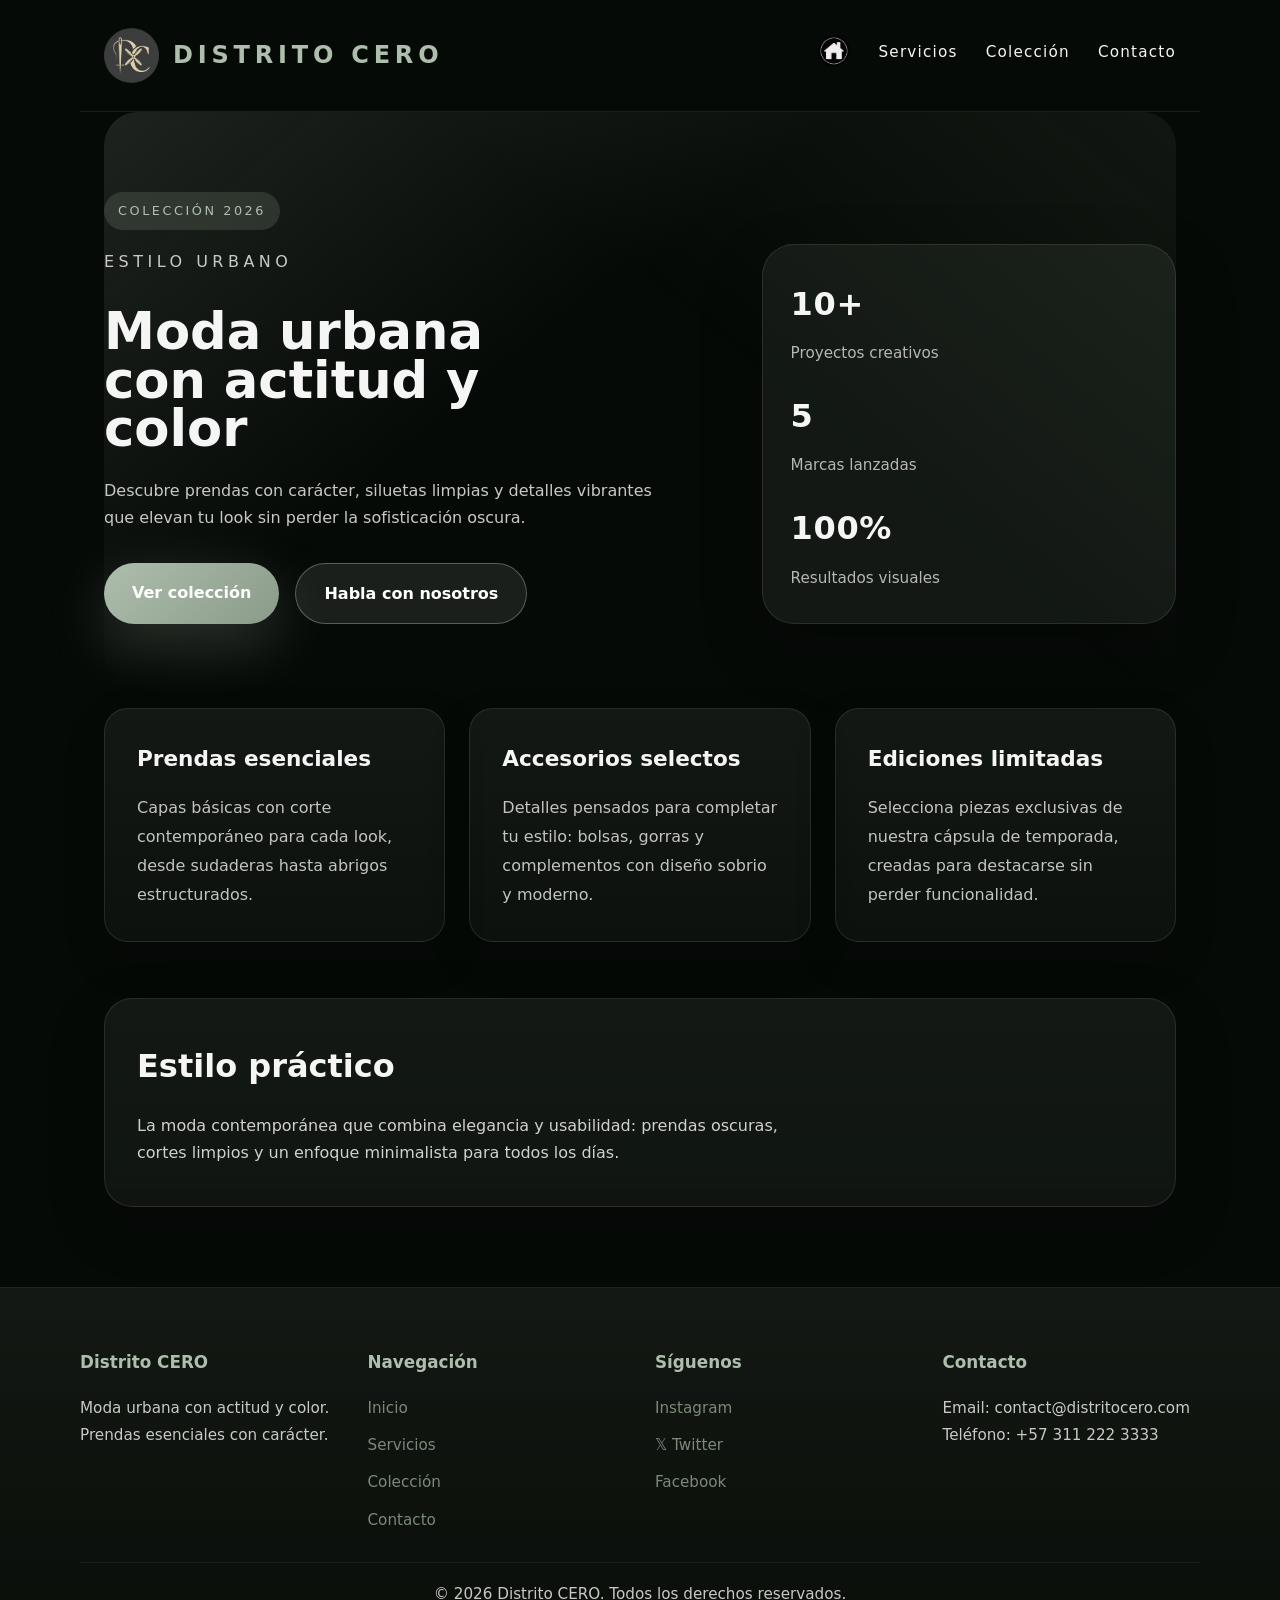
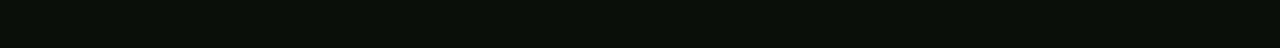
<file: templates/index.html>
<!DOCTYPE html>
<html lang="es">
<head>
    <meta charset="UTF-8">
    <meta name="viewport" content="width=device-width, initial-scale=1.0">
    <title>Distrito CERO</title>
    <link rel="stylesheet" href="../static/css/styles.css">
    <link rel="icon" type="image/x-icon" href="../static/icon/Logo2 (1).png">
</head>
<body>
    <header>
        <div class="brand">
            <img src="../static/icon/Logo2 (1).png" alt="Logo Distrito CERO">
            <span>Distrito CERO</span>
        </div>

        <nav>
            <ul class="main-nav">
                <li><a href="../templates/index.html"><img id="imgCasa" src="../static/img/image.png" alt="🏠"></a></li>
                <li><a href="../templates/servicios.html">Servicios</a></li>
                <li><a href="../templates/coleccion.html">Colección</a></li>
                <li><a href="../templates/contacto.html">Contacto</a></li>
            </ul>
        </nav>
    </header>

    <!-- main -->
    <main>
        <section class="hero">
            <div class="hero-copy">
                <span class="hero-tag">Colección 2026</span>
                <p class="eyebrow">Estilo urbano</p>
                <h1>Moda urbana con actitud y color</h1>
                <p>Descubre prendas con carácter, siluetas limpias y detalles vibrantes que elevan tu look sin perder la sofisticación oscura.</p>
                <div class="hero-actions">
                    <a class="button primary" href="../templates/coleccion.html">Ver colección</a>
                    <a class="button secondary" href="../templates/contacto.html">Habla con nosotros</a>
                </div>
            </div>
            <div class="hero-stats">
                <div>
                    <strong>10+</strong>
                    <span>Proyectos creativos</span>
                </div>
                <div>
                    <strong>5</strong>
                    <span>Marcas lanzadas</span>
                </div>
                <div>
                    <strong>100%</strong>
                    <span>Resultados visuales</span>
                </div>
            </div>
        </section>
        
        <section class="features">
            <article>
                <h2>Prendas esenciales</h2>
                <p>Capas básicas con corte contemporáneo para cada look, desde sudaderas hasta abrigos estructurados.</p>
            </article>
            <article>
                <h2>Accesorios selectos</h2>
                <p>Detalles pensados para completar tu estilo: bolsas, gorras y complementos con diseño sobrio y moderno.</p>
            </article>
            <article>
                <h2>Ediciones limitadas</h2>
                <p>Selecciona piezas exclusivas de nuestra cápsula de temporada, creadas para destacarse sin perder funcionalidad.</p>
            </article>
        </section>
        
        <section class="statement">
            <h2>Estilo práctico</h2>
            <p>La moda contemporánea que combina elegancia y usabilidad: prendas oscuras, cortes limpios y un enfoque minimalista para todos los días.</p>
        </section>
    </main>

    <footer>
        <div class="footer-content">
            <div class="footer-section">
                <h3>Distrito CERO</h3>
                <p>Moda urbana con actitud y color. Prendas esenciales con carácter.</p>
            </div>
            <div class="footer-section">
                <h3>Navegación</h3>
                <ul>
                    <li><a href="../templates/index.html">Inicio</a></li>
                    <li><a href="../templates/servicios.html">Servicios</a></li>
                    <li><a href="../templates/servicios.html">Colección</a></li>
                    <li><a href="../templates/contacto.html">Contacto</a></li>
                </ul>
            </div>
            <div class="footer-section">
                <h3>Síguenos</h3>
                <ul>
                    <li><a href="https://instagram.com">Instagram</a></li>
                    <li><a href="https://twitter.com">𝕏 Twitter</a></li>
                    <li><a href="https://facebook.com">Facebook</a></li>
                </ul>
            </div>
            <div class="footer-section">
                <h3>Contacto</h3>
                <p>Email: contact@distritocero.com</p>
                <p>Teléfono: +57 311 222 3333</p>
            </div>
        </div>
        <div class="footer-bottom">
            <p>&copy; 2026 Distrito CERO. Todos los derechos reservados.</p>
        </div>
    </footer>
    <style>
        #imgCasa {
            width: 32px;
            height: 32px;
            position: relative;
            bottom: 15%;
            border-radius: 30px;
        }
    </style>
</body>
</html>
</file>
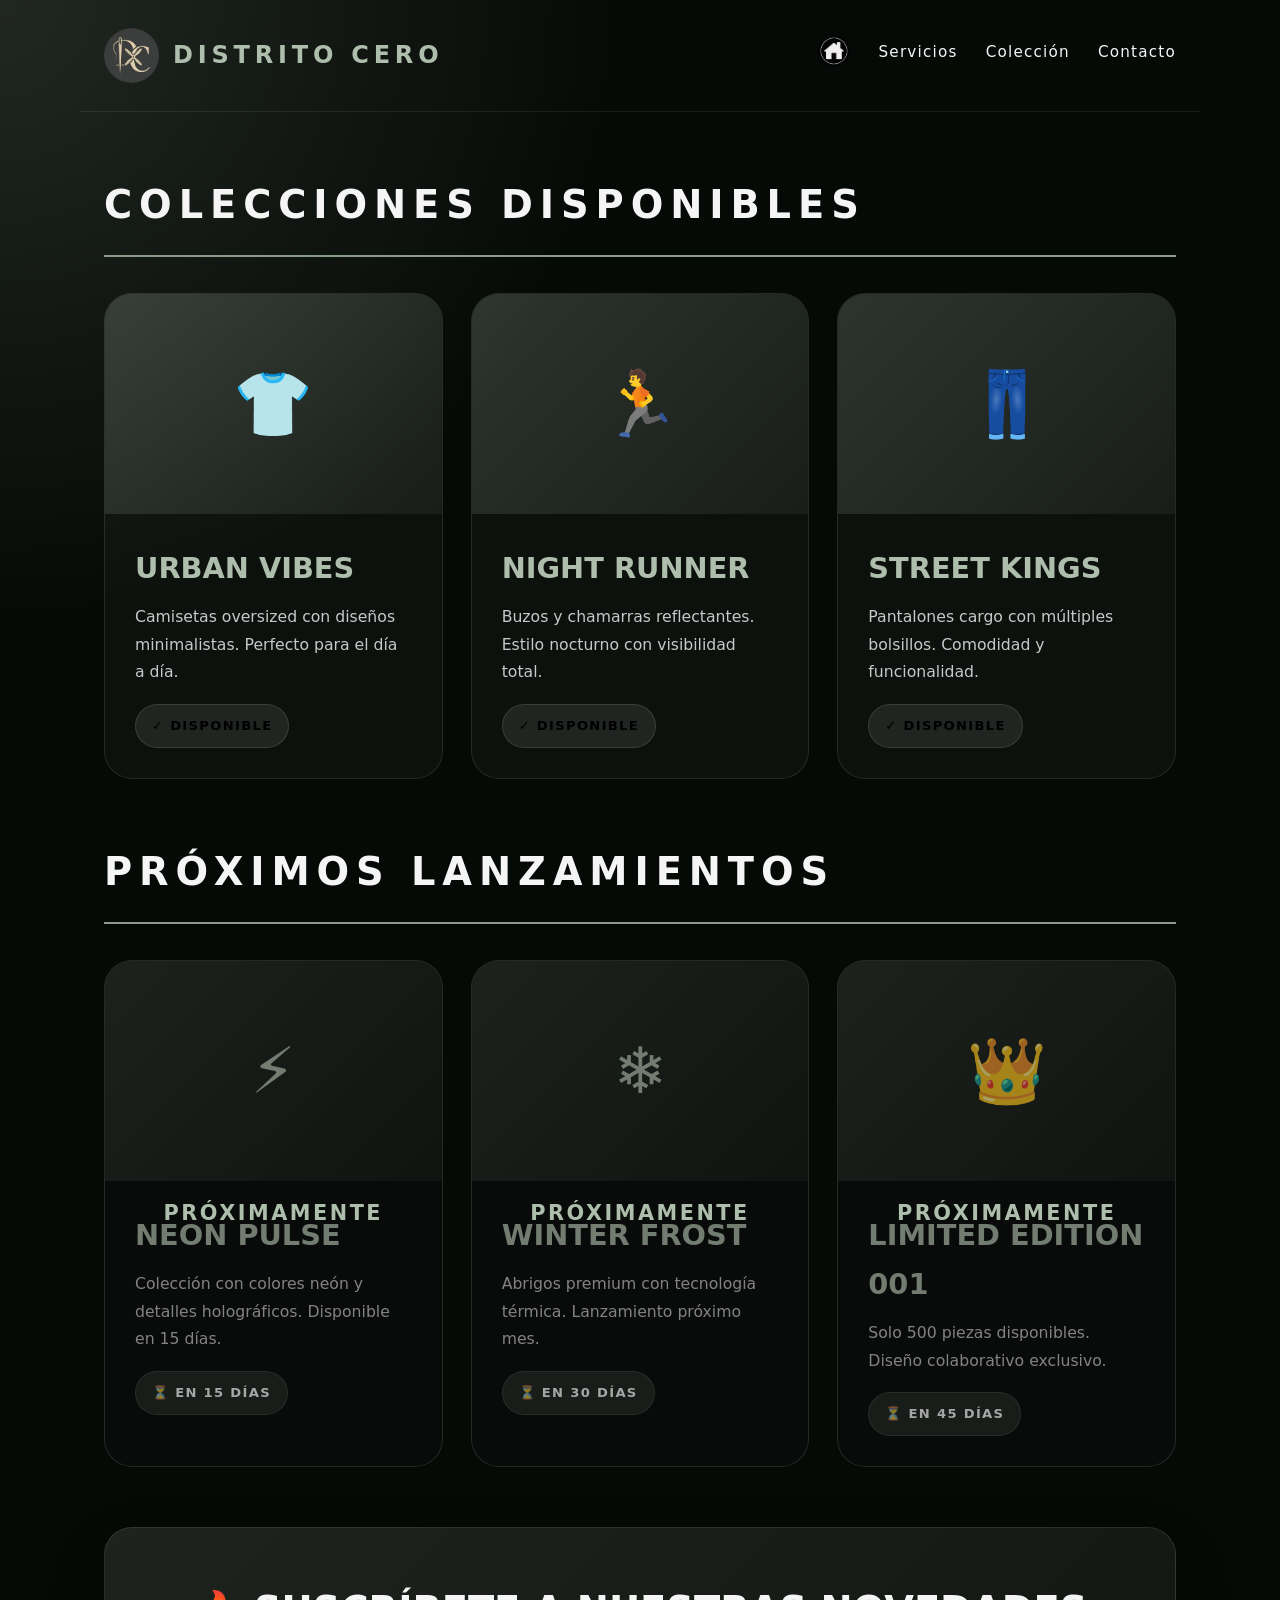
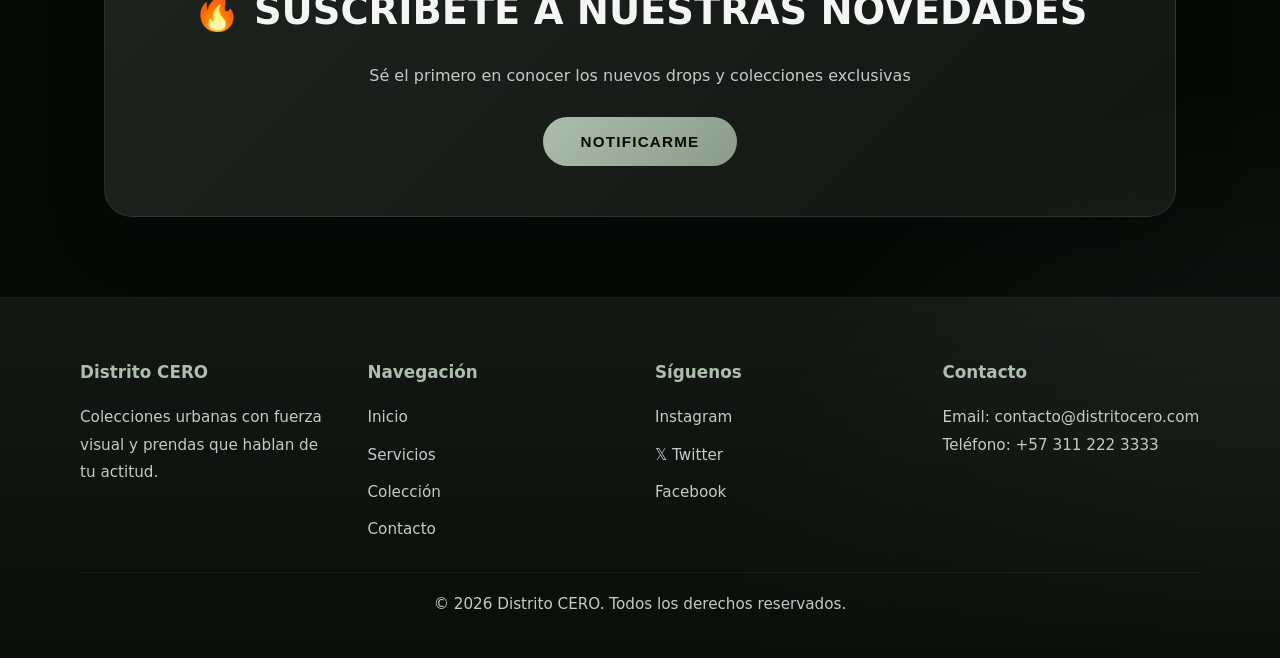
<file: templates/coleccion.html>
<!DOCTYPE html>
<html lang="es">
<head>
    <meta charset="UTF-8">
    <meta name="viewport" content="width=device-width, initial-scale=1.0">
    <title>Colecciones - Distrito CERO</title>
    <link rel="stylesheet" href="/static/css/stilocole.css">
    <link rel="icon" type="image/x-icon" href="../static/icon/Logo2 (1).png">
</head>
<body>
    <header>
        <div class="brand">
            <img src="../static/icon/Logo2 (1).png" alt="Logo Distrito CERO">
            <span>Distrito CERO</span>
        </div>

        <nav>
            <ul class="main-nav">
                <li><a href="../templates/index.html"><img id="imgCasa" src="../static/img/image.png" alt="🏠"></a></li>
                <li><a href="../templates/servicios.html">Servicios</a></li>
                <li><a href="../templates/coleccion.html">Colección</a></li>
                <li><a href="../templates/contacto.html">Contacto</a></li>
            </ul>
        </nav>
    </header>

    <div class="container">
        <!-- Colecciones Activas -->
        <h2 class="section-title">Colecciones Disponibles</h2>
        <div class="collections-grid" id="activeCollections">
            <!-- Se llenará con JavaScript -->
        </div>

        <!-- Próximos Lanzamientos -->
        <h2 class="section-title">Próximos Lanzamientos</h2>
        <div class="collections-grid" id="comingCollections">
            <!-- Se llenará con JavaScript -->
        </div>

        <!-- Promoción -->
        <div class="promo-section">
            <h2>🔥 Suscríbete a nuestras novedades</h2>
            <p>Sé el primero en conocer los nuevos drops y colecciones exclusivas</p>
            <button class="btn">Notificarme</button>
        </div>
    </div>

    <script>
        const activeCollections = [
            {
                name: "Urban Vibes",
                description: "Camisetas oversized con diseños minimalistas. Perfecto para el día a día.",
                emoji: "👕",
                url: "coleccion/urban_vibes.html"
            },
            {
                name: "Night Runner",
                description: "Buzos y chamarras reflectantes. Estilo nocturno con visibilidad total.",
                emoji: "🏃",
                url: "coleccion/night_runner.html"
            },
            {
                name: "Street Kings",
                description: "Pantalones cargo con múltiples bolsillos. Comodidad y funcionalidad.",
                emoji: "👖",
                url: "coleccion/street_kings_detail.html"
            }
        ];

        const comingCollections = [
            {
                name: "Neon Pulse",
                description: "Colección con colores neón y detalles holográficos. Disponible en 15 días.",
                emoji: "⚡",
                daysLeft: 15,
                url: "coleccion/proximamente/neon_pulse.html"
            },
            {
                name: "Winter Frost",
                description: "Abrigos premium con tecnología térmica. Lanzamiento próximo mes.",
                emoji: "❄️",
                daysLeft: 30,
                url: "coleccion/proximamente/winter_frost_detail.html"
            },
            {
                name: "Limited Edition 001",
                description: "Solo 500 piezas disponibles. Diseño colaborativo exclusivo.",
                emoji: "👑",
                daysLeft: 45,
                url: "coleccion/proximamente/limited_edition.html"
            }
        ];

        function renderCollections(data, containerId, isActive = true) {
            const container = document.getElementById(containerId);
            container.innerHTML = data.map(col => `
                <a href="${col.url}" class="collection-card ${!isActive ? 'coming-soon' : ''}">
                    ${!isActive ? `<div class="comingsoon-text">Próximamente</div>` : ''}
                    <div class="card-image">${col.emoji}</div>
                    <div class="card-content">
                        <div class="collection-name">${col.name}</div>
                        <p class="collection-desc">${col.description}</p>
                        <span class="status-badge ${isActive ? 'status-active' : 'status-coming'}">
                            ${isActive ? '✓ Disponible' : `⏳ En ${col.daysLeft} días`}
                        </span>
                    </div>
                </a>
            `).join('');
        }

        // Renderizar colecciones al cargar
        renderCollections(activeCollections, 'activeCollections', true);
        renderCollections(comingCollections, 'comingCollections', false);
    </script>

    <footer>
        <div class="footer-content">
            <div class="footer-section">
                <h3>Distrito CERO</h3>
                <p>Colecciones urbanas con fuerza visual y prendas que hablan de tu actitud.</p>
            </div>
            <div class="footer-section">
                <h3>Navegación</h3>
                <ul>
                    <li><a href="../templates/index.html">Inicio</a></li>
                    <li><a href="../templates/servicios.html">Servicios</a></li>
                    <li><a href="../templates/coleccion.html">Colección</a></li>
                    <li><a href="../templates/contacto.html">Contacto</a></li>
                </ul>
            </div>
            <div class="footer-section">
                <h3>Síguenos</h3>
                <ul>
                    <li><a href="https://instagram.com">Instagram</a></li>
                    <li><a href="https://twitter.com">𝕏 Twitter</a></li>
                    <li><a href="https://facebook.com">Facebook</a></li>
                    
                </ul>
            </div>
            <div class="footer-section">
                <h3>Contacto</h3>
                <p>Email: contacto@distritocero.com</p>
                <p>Teléfono: +57 311 222 3333</p>
            </div>
        </div>
        <div class="footer-bottom">
            <p>&copy; 2026 Distrito CERO. Todos los derechos reservados.</p>
        </div>
    </footer>
    <style>
        #imgCasa {
            width: 32px;
            height: 32px;
            position: relative;
            bottom: 15%;
            border-radius: 30px;
        }
    </style>

    <script>
        const notificarme = document.querySelector('.btn');
        notificarme.addEventListener('click', () => {
            alert('¡Gracias por suscribirte! Te mantendremos informado sobre nuestras novedades.');
        });
    </script>
</body>
</html>
</file>
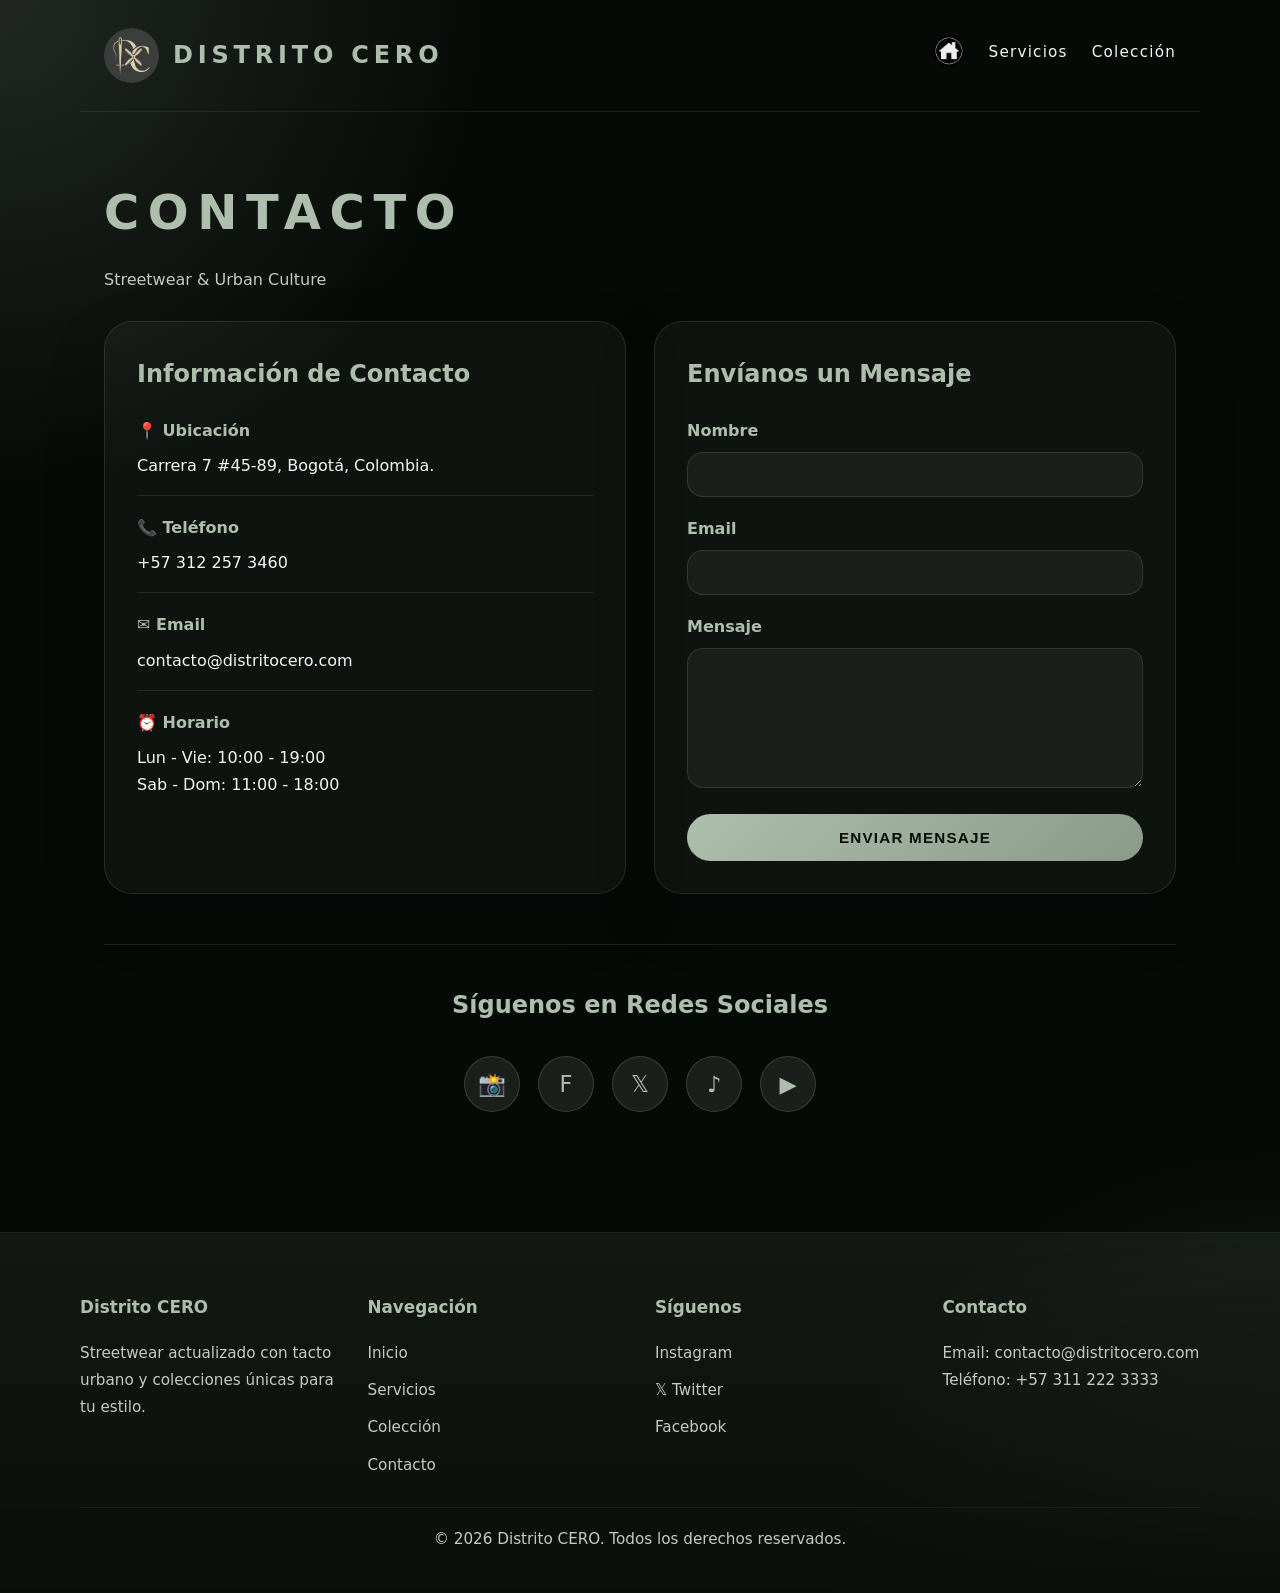
<file: templates/contacto.html>
<!DOCTYPE html>
<html lang="es">
<head>
    <meta charset="UTF-8">
    <meta name="viewport" content="width=device-width, initial-scale=1.0">
    <title>Contacto - Distrito Cero</title>
    <link rel="stylesheet" href="../static/css/stilocon.css">
    <link rel="icon" type="image/x-icon" href="../static/icon/Logo2 (1).png">
</head>
<body>
    <header>
        <div class="brand">
            <img src="../static/icon/Logo2 (1).png" alt="Logo Distrito CERO">
            <span>Distrito CERO</span>
        </div>
        <nav>
            <ul class="main-nav">
                <li><a class="nav-link" href="../templates/index.html"><img id="imgCasa" src="../static/img/image.png" alt="🏠"></a></li>
                <li><a class="nav-link" href="../templates/servicios.html">Servicios</a></li>
                <li><a class="nav-link" href="../templates/coleccion.html">Colección</a></li>
            </ul>
        </nav>
    </header>

    <main class="container">
        <h1>Contacto</h1>
        <p class="subtitle">Streetwear & Urban Culture</p>

        <div class="content">
            <div class="contact-info">
                <h2>Información de Contacto</h2>
                <div class="info-item">
                    <span class="info-label">📍 Ubicación</span>
                    <span class="info-value">Carrera 7 #45-89, Bogotá, Colombia.</span>
                </div>
                <div class="info-item">
                    <span class="info-label">📞 Teléfono</span>
                    <span class="info-value">+57 312 257 3460</span>
                </div>
                <div class="info-item">
                    <span class="info-label">✉️ Email</span>
                    <span class="info-value">contacto@distritocero.com</span>
                </div>
                <div class="info-item">
                    <span class="info-label">⏰ Horario</span>
                    <span class="info-value">Lun - Vie: 10:00 - 19:00<br>Sab - Dom: 11:00 - 18:00</span>
                </div>
            </div>

            <div class="form-section">
                <h2>Envíanos un Mensaje</h2>
                <form id="contactForm">
                    <div class="form-group">
                        <label for="name">Nombre</label>
                        <input type="text" id="name" name="name" required>
                    </div>
                    <div class="form-group">
                        <label for="email">Email</label>
                        <input type="email" id="email" name="email" required>
                    </div>
                    <div class="form-group">
                        <label for="message">Mensaje</label>
                        <textarea id="message" name="message" required></textarea>
                    </div>
                    <button type="submit">Enviar Mensaje</button>
                </form>
            </div>
        </div>

        <div class="social-section">
            <h3>Síguenos en Redes Sociales</h3>
            <div class="social-links">
                <a href="https://instagram.com" class="social-link" title="Instagram">📸</a>
                <a href="https://facebook.com" class="social-link" title="Facebook">F</a>
                <a href="https://twitter.com" class="social-link" title="Twitter">𝕏</a>
                <a href="https://tiktok.com" class="social-link" title="TikTok">♪</a>
                <a href="https://youtube.com" class="social-link" title="YouTube">▶</a>
            </div>
        </div>
    </main>

    <footer>
        <div class="footer-content">
            <div class="footer-section">
                <h3>Distrito CERO</h3>
                <p>Streetwear actualizado con tacto urbano y colecciones únicas para tu estilo.</p>
            </div>
            <div class="footer-section">
                <h3>Navegación</h3>
                <ul>
                    <li><a href="../templates/index.html">Inicio</a></li>
                    <li><a href="../templates/servicios.html">Servicios</a></li>
                    <li><a href="../templates/coleccion.html">Colección</a></li>
                    <li><a href="../templates/contacto.html">Contacto</a></li>
                </ul>
            </div>
            <div class="footer-section">
                <h3>Síguenos</h3>
                <ul>
                    <li><a href="https://instagram.com">Instagram</a></li>
                    <li><a href="https://twitter.com">𝕏 Twitter</a></li>
                    <li><a href="https://facebook.com">Facebook</a></li>
                    
                </ul>
            </div>
            <div class="footer-section">
                <h3>Contacto</h3>
                <p>Email: contacto@distritocero.com</p>
                <p>Teléfono: +57 311 222 3333</p>
            </div>
        </div>
        <div class="footer-bottom">
            <p>&copy; 2026 Distrito CERO. Todos los derechos reservados.</p>
        </div>
    </footer>

    <script>
        document.getElementById('contactForm').addEventListener('submit', function(e) {
            e.preventDefault();
            
            const formData = new FormData(this);
            const name = formData.get('name');

            // Enviar datos al backend de Flask
            fetch('/contacto', {
                method: 'POST',
                body: formData
            })
            .then(response => response.json())
            .then(data => {
                if(data.status === 'success') {
                    alert(`¡Gracias ${name}! Tu mensaje ha sido guardado en la base de datos.`);
                    this.reset();
                } else {
                    alert('Error: ' + data.message);
                }
            })
            .catch(error => {
                console.error('Error:', error);
                alert('No se pudo conectar con el servidor.');
            });
        });
    </script>
    <style>
        #imgCasa {
            width: 32px;
            height: 32px;
            position: relative;
            bottom: 15%;
            border-radius: 30px;
        }
    </style>
</body>
</html>
</file>
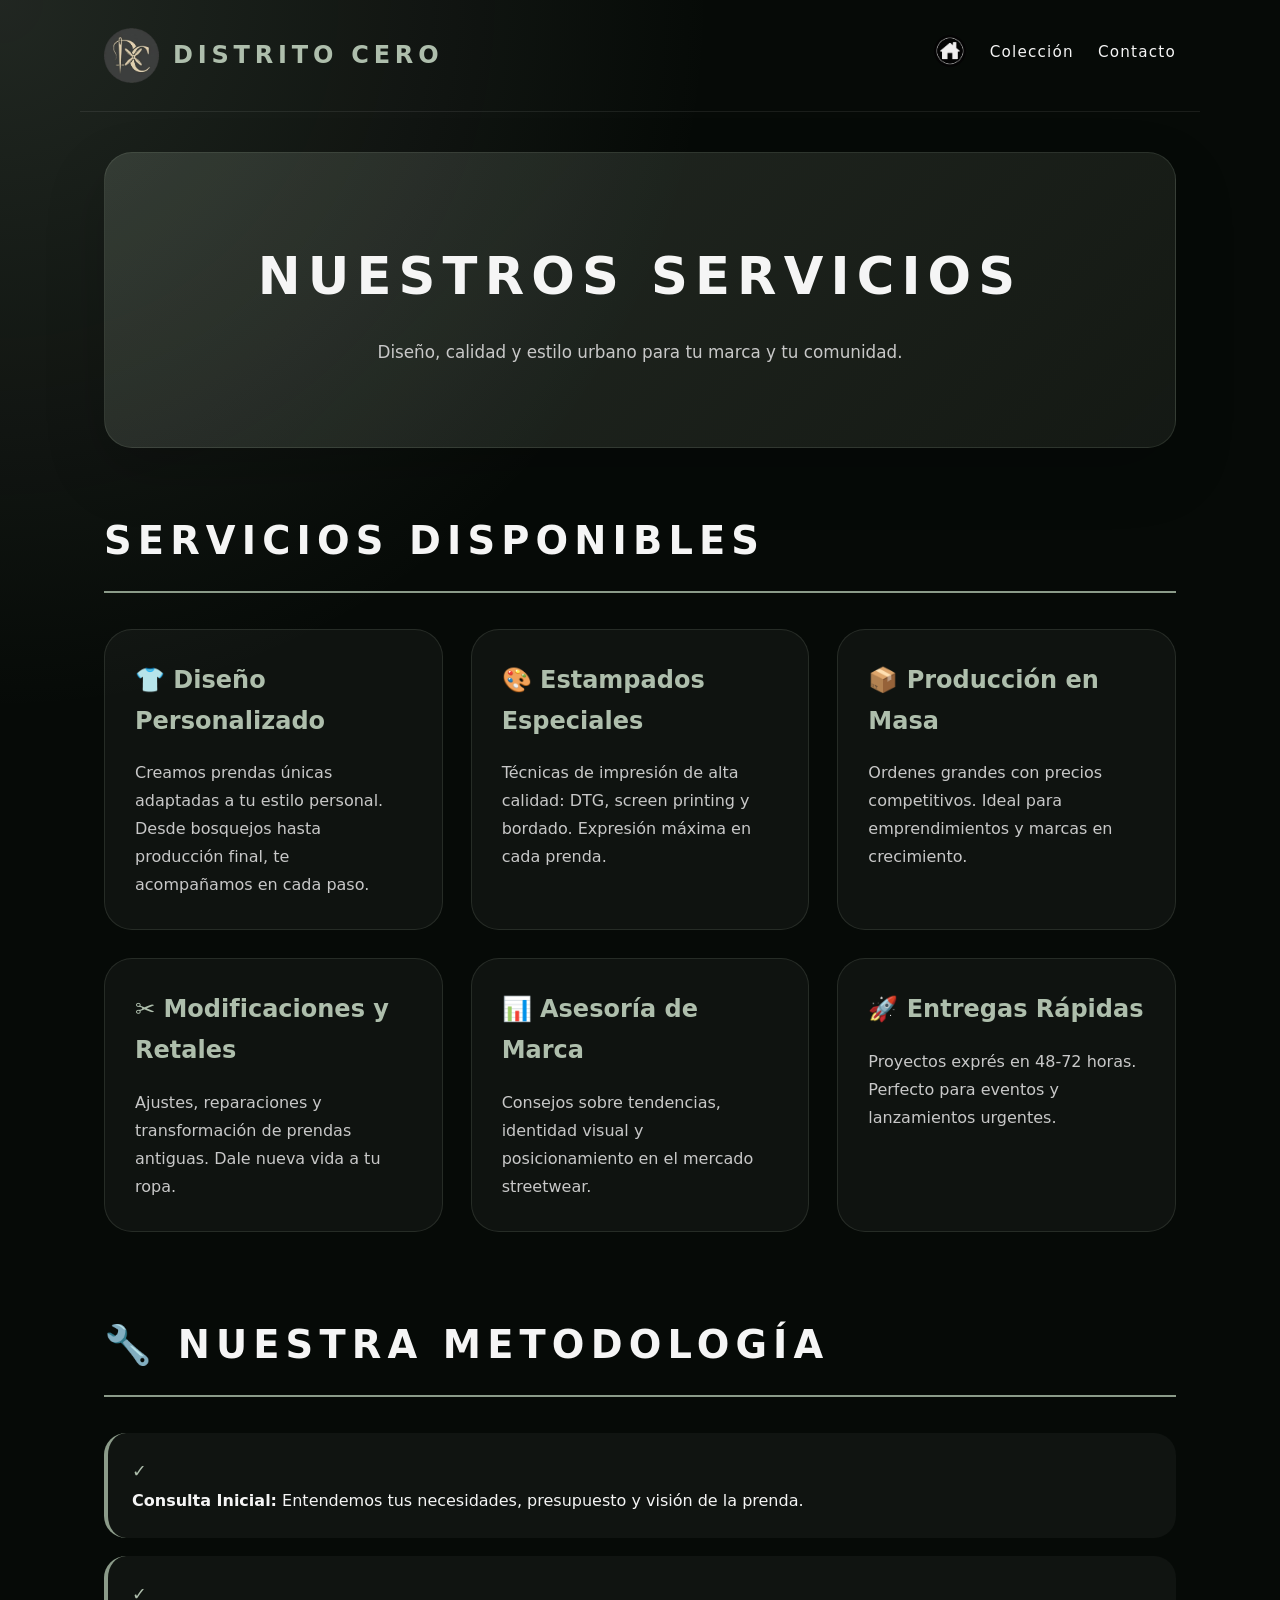
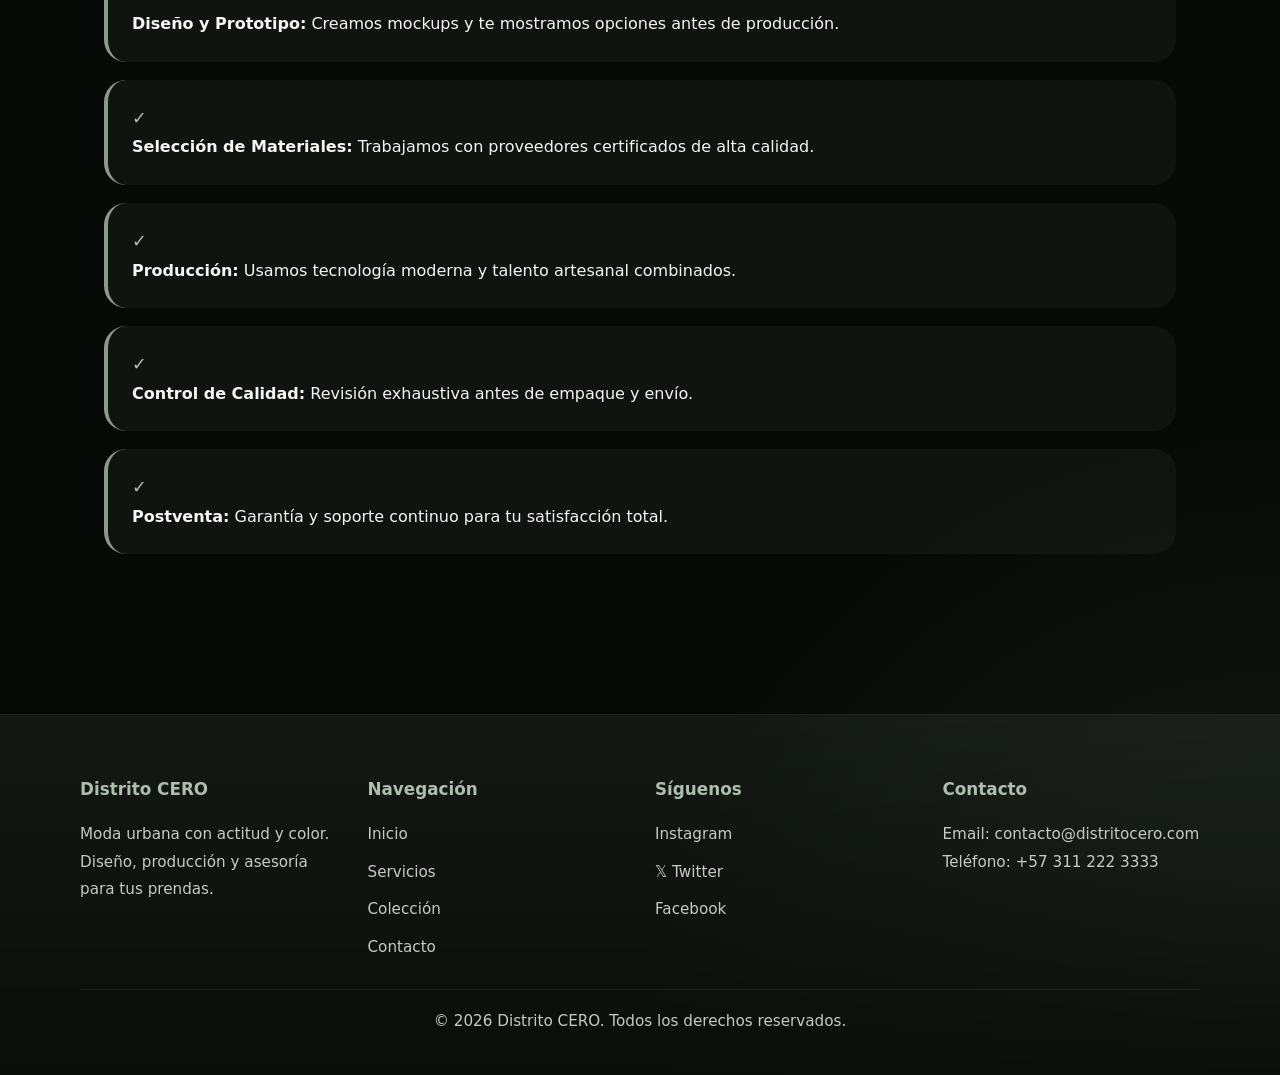
<file: templates/servicios.html>
<!DOCTYPE html>
<html lang="es">
<head>
    <meta charset="UTF-8">
    <meta name="viewport" content="width=device-width, initial-scale=1.0">
    <title>Servicios - Distrito CERO</title>
    <link rel="stylesheet" href="../static/css/stiloser.css">
    <link rel="icon" href="../static/img/logo.png" type="image/png">
    <link rel="icon" type="image/x-icon" href="../static/icon/Logo2 (1).png">
</head>
<body>
    <header>
        <div class="brand">
            <img src="../static/icon/Logo2 (1).png" alt="Logo Distrito CERO">
            <span>Distrito CERO</span>
        </div>
        <nav>
            <ul class="main-nav">
                <li><a class="nav-link" href="../templates/index.html"><img id="imgCasa" src="../static/img/image.png" alt="🏠"></a></li>
                <li><a class="nav-link" href="../templates/coleccion.html">Colección</a></li>
                <li><a class="nav-link" href="../templates/contacto.html">Contacto</a></li>
            </ul>
        </nav>
    </header>

    <main class="container">
        <div class="hero">
            <h2>Nuestros Servicios</h2>
            <p>Diseño, calidad y estilo urbano para tu marca y tu comunidad.</p>
        </div>

        <section class="section" id="servicios">
            <h3>Servicios Disponibles</h3>
            <div class="services-grid">
                <div class="service-card">
                    <h4>👕 Diseño Personalizado</h4>
                    <p>Creamos prendas únicas adaptadas a tu estilo personal. Desde bosquejos hasta producción final, te acompañamos en cada paso.</p>
                </div>
                <div class="service-card">
                    <h4>🎨 Estampados Especiales</h4>
                    <p>Técnicas de impresión de alta calidad: DTG, screen printing y bordado. Expresión máxima en cada prenda.</p>
                </div>
                <div class="service-card">
                    <h4>📦 Producción en Masa</h4>
                    <p>Ordenes grandes con precios competitivos. Ideal para emprendimientos y marcas en crecimiento.</p>
                </div>
                <div class="service-card">
                    <h4>✂️ Modificaciones y Retales</h4>
                    <p>Ajustes, reparaciones y transformación de prendas antiguas. Dale nueva vida a tu ropa.</p>
                </div>
                <div class="service-card">
                    <h4>📊 Asesoría de Marca</h4>
                    <p>Consejos sobre tendencias, identidad visual y posicionamiento en el mercado streetwear.</p>
                </div>
                <div class="service-card">
                    <h4>🚀 Entregas Rápidas</h4>
                    <p>Proyectos exprés en 48-72 horas. Perfecto para eventos y lanzamientos urgentes.</p>
                </div>
            </div>
        </section>

        <section class="section" id="metodologia">
            <h3>🔧 Nuestra Metodología</h3>
            <ul class="methodology-list">
                <li>
                    <div>
                        <strong>Consulta Inicial:</strong> Entendemos tus necesidades, presupuesto y visión de la prenda.
                    </div>
                </li>
                <li>
                    <div>
                        <strong>Diseño y Prototipo:</strong> Creamos mockups y te mostramos opciones antes de producción.
                    </div>
                </li>
                <li>
                    <div>
                        <strong>Selección de Materiales:</strong> Trabajamos con proveedores certificados de alta calidad.
                    </div>
                </li>
                <li>
                    <div>
                        <strong>Producción:</strong> Usamos tecnología moderna y talento artesanal combinados.
                    </div>
                </li>
                <li>
                    <div>
                        <strong>Control de Calidad:</strong> Revisión exhaustiva antes de empaque y envío.
                    </div>
                </li>
                <li>
                    <div>
                        <strong>Postventa:</strong> Garantía y soporte continuo para tu satisfacción total.
                    </div>
                </li>
            </ul>
        </section>
    </main>

    <footer>
        <div class="footer-content">
            <div class="footer-section">
                <h3>Distrito CERO</h3>
                <p>Moda urbana con actitud y color. Diseño, producción y asesoría para tus prendas.</p>
            </div>
            <div class="footer-section">
                <h3>Navegación</h3>
                <ul>
                    <li><a href="../templates/index.html">Inicio</a></li>
                    <li><a href="../templates/servicios.html">Servicios</a></li>
                    <li><a href="../templates/coleccion.html">Colección</a></li>
                    <li><a href="../templates/contacto.html">Contacto</a></li>
                </ul>
            </div>
            <div class="footer-section">
                <h3>Síguenos</h3>
                <ul>
                    <li><a href="https://instagram.com">Instagram</a></li>
                    <li><a href="https://twitter.com">𝕏 Twitter</a></li>
                    <li><a href="https://facebook.com">Facebook</a></li> 
                </ul>
            </div>
            <div class="footer-section">
                <h3>Contacto</h3>
                <p>Email: contacto@distritocero.com</p>
                <p>Teléfono: +57 311 222 3333</p>
            </div>
        </div>
        <div class="footer-bottom">
            <p>&copy; 2026 Distrito CERO. Todos los derechos reservados.</p>
        </div>
    </footer>

    <script>
        document.querySelectorAll('.nav-link').forEach(link => {
            link.addEventListener('click', (e) => {
                e.preventDefault();
                document.querySelectorAll('.nav-link').forEach(l => l.classList.remove('active'));
                link.classList.add('active');

                const target = link.getAttribute('href');
                window.location.href = target;
            });
        });

        const cards = document.querySelectorAll('.service-card');
        const observer = new IntersectionObserver((entries) => {
            entries.forEach(entry => {
                if (entry.isIntersecting) {
                    entry.target.style.transform = 'translateY(0)';
                    entry.target.style.opacity = '1';
                }
            });
        }, { threshold: 0.2 });

        cards.forEach(card => {
            card.style.opacity = '0';
            card.style.transform = 'translateY(20px)';
            observer.observe(card);
        });
    </script>
    <style>
        #imgCasa {
            width: 32px;
            height: 32px;
            position: relative;
            bottom: 15%;
            border-radius: 30px;
        }
    </style>
</body>
</html>
</file>
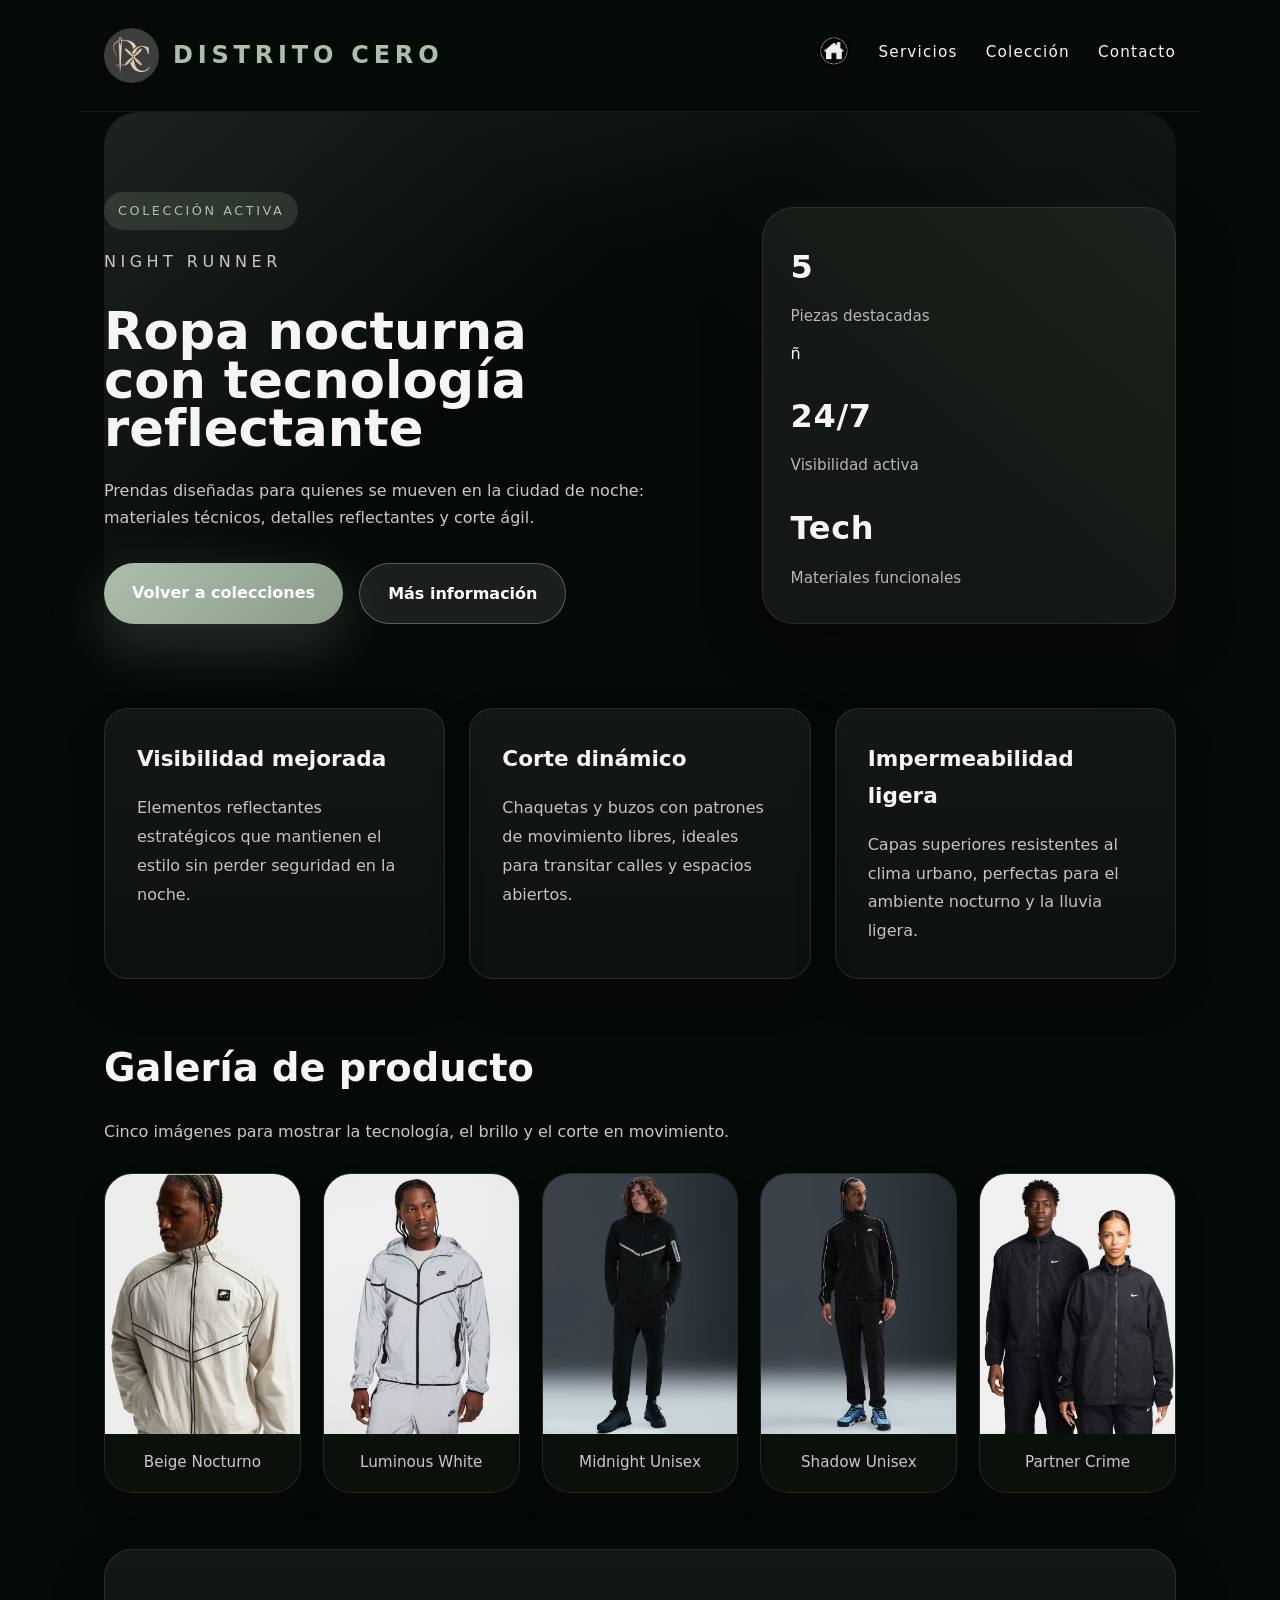
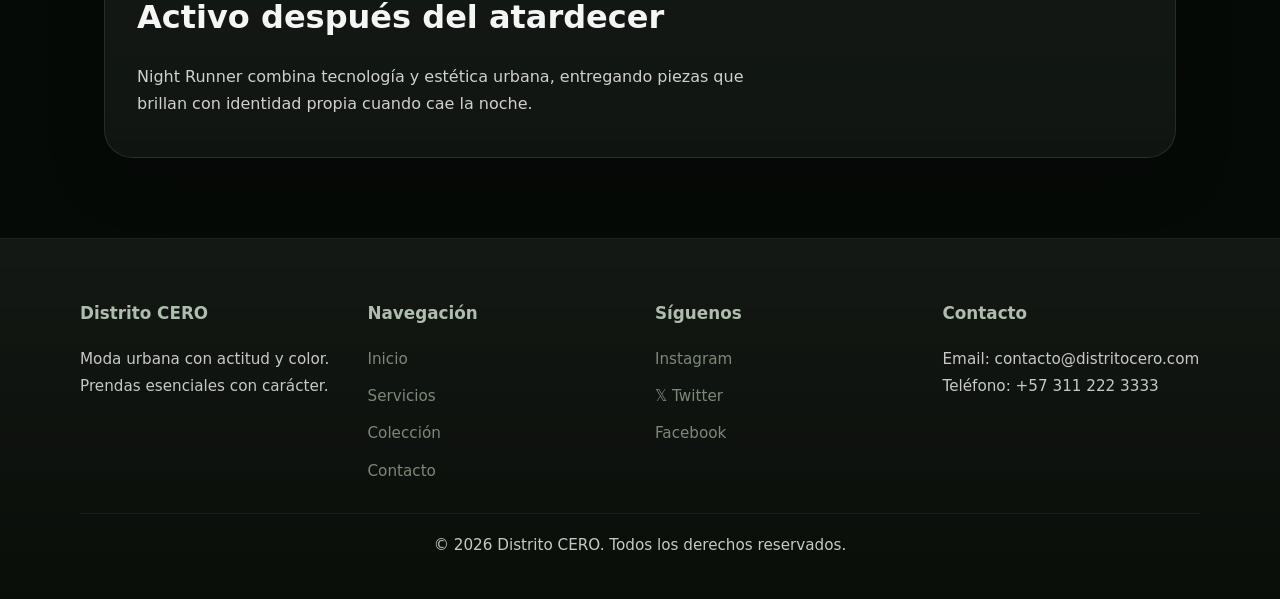
<file: templates/coleccion/night_runner.html>
<!DOCTYPE html>
<html lang="es">
<head>
    <meta charset="UTF-8">
    <meta name="viewport" content="width=device-width, initial-scale=1.0">
    <title>Night Runner · Distrito CERO</title>
    <link rel="stylesheet" href="../../static/css/styles.css">
    <link rel="icon" type="image/x-icon" href="../../static/icon/Logo2 (1).png">
</head>
<body>
    <header>
        <div class="brand">
            <img src="../../static/icon/Logo2 (1).png" alt="Logo Distrito CERO">
            <span>Distrito CERO</span>
        </div>
        <nav>
            <ul class="main-nav">
                <li><a href="../index.html"><img id="imgCasa" src="../../static/img/image.png" alt="🏠"></a></li>
                <li><a href="../servicios.html">Servicios</a></li>
                <li><a href="../coleccion.html">Colección</a></li>
                <li><a href="../contacto.html">Contacto</a></li>
            </ul>
        </nav>
    </header>

    <main>
        <section class="hero">
            <div class="hero-copy">
                <span class="hero-tag">Colección Activa</span>
                <p class="eyebrow">Night Runner</p>
                <h1>Ropa nocturna con tecnología reflectante</h1>
                <p>Prendas diseñadas para quienes se mueven en la ciudad de noche: materiales técnicos, detalles reflectantes y corte ágil.</p>
                <div class="hero-actions">
                    <a class="button primary" href="../coleccion.html">Volver a colecciones</a>
                    <a class="button secondary" href="../contacto.html">Más información</a>
                </div>
            </div>
            <div class="hero-stats">
                <div>
                    <strong>5</strong>
                    <span>Piezas destacadas</span>ñ
                </div>
                <div>
                    <strong>24/7</strong>
                    <span>Visibilidad activa</span>
                </div>
                <div>
                    <strong>Tech</strong>
                    <span>Materiales funcionales</span>
                </div>
            </div>
        </section>

        <section class="features">
            <article>
                <h2>Visibilidad mejorada</h2>
                <p>Elementos reflectantes estratégicos que mantienen el estilo sin perder seguridad en la noche.</p>
            </article>
            <article>
                <h2>Corte dinámico</h2>
                <p>Chaquetas y buzos con patrones de movimiento libres, ideales para transitar calles y espacios abiertos.</p>
            </article>
            <article>
                <h2>Impermeabilidad ligera</h2>
                <p>Capas superiores resistentes al clima urbano, perfectas para el ambiente nocturno y la lluvia ligera.</p>
            </article>
        </section>

        <section class="gallery-section">
            <h2>Galería de producto</h2>
            <p class="gallery-subtitle">Cinco imágenes para mostrar la tecnología, el brillo y el corte en movimiento.</p>
            <div class="product-gallery">
                <figure class="gallery-card">
                    <img src="../../static/img/Colecciones/Night-Runner/Chamarra1.jpg" alt="Imagen 1 de Night Runner">
                    <figcaption>Beige Nocturno</figcaption>
                </figure>
                <figure class="gallery-card">
                    <img src="../../static/img/Colecciones/Night-Runner/Chamarra2.jpg" alt="Imagen 2 de Night Runner">
                    <figcaption>Luminous White</figcaption>
                </figure>
                <figure class="gallery-card">
                    <img src="../../static/img/Colecciones/Night-Runner/Chamarra3.jpg" alt="Imagen 3 de Night Runner">
                    <figcaption>Midnight Unisex</figcaption>
                </figure>
                <figure class="gallery-card">
                    <img src="../../static/img/Colecciones/Night-Runner/Chamarra4.jpg" alt="Imagen 4 de Night Runner">
                    <figcaption>Shadow Unisex</figcaption>
                </figure>
                <figure class="gallery-card">
                    <img src="../../static/img/Colecciones/Night-Runner/Chamarra5.jpg" alt="Imagen 5 de Night Runner">
                    <figcaption>Partner Crime</figcaption>
                </figure>
            </div>
        </section>

        <section class="statement">
            <h2>Activo después del atardecer</h2>
            <p>Night Runner combina tecnología y estética urbana, entregando piezas que brillan con identidad propia cuando cae la noche.</p>
        </section>
    </main>

    <footer>
        <div class="footer-content">
            <div class="footer-section">
                <h3>Distrito CERO</h3>
                <p>Moda urbana con actitud y color. Prendas esenciales con carácter.</p>
            </div>
            <div class="footer-section">
                <h3>Navegación</h3>
                <ul>
                    <li><a href="../index.html">Inicio</a></li>
                    <li><a href="../servicios.html">Servicios</a></li>
                    <li><a href="../coleccion.html">Colección</a></li>
                    <li><a href="../contacto.html">Contacto</a></li>
                </ul>
            </div>
            <div class="footer-section">
                <h3>Síguenos</h3>
                <ul>
                    <li><a href="https://instagram.com">Instagram</a></li>
                    <li><a href="https://twitter.com">𝕏 Twitter</a></li>
                    <li><a href="https://facebook.com">Facebook</a></li>
                </ul>
            </div>
            <div class="footer-section">
                <h3>Contacto</h3>
                <p>Email: contacto@distritocero.com</p>
                <p>Teléfono: +57 311 222 3333</p>
            </div>
        </div>
        <div class="footer-bottom">
            <p>&copy; 2026 Distrito CERO. Todos los derechos reservados.</p>
        </div>
    </footer>
    <style>
        #imgCasa {
            width: 32px;
            height: 32px;
            position: relative;
            bottom: 15%;
            border-radius: 30px;
        }
    </style>
</body>
</html>
</file>
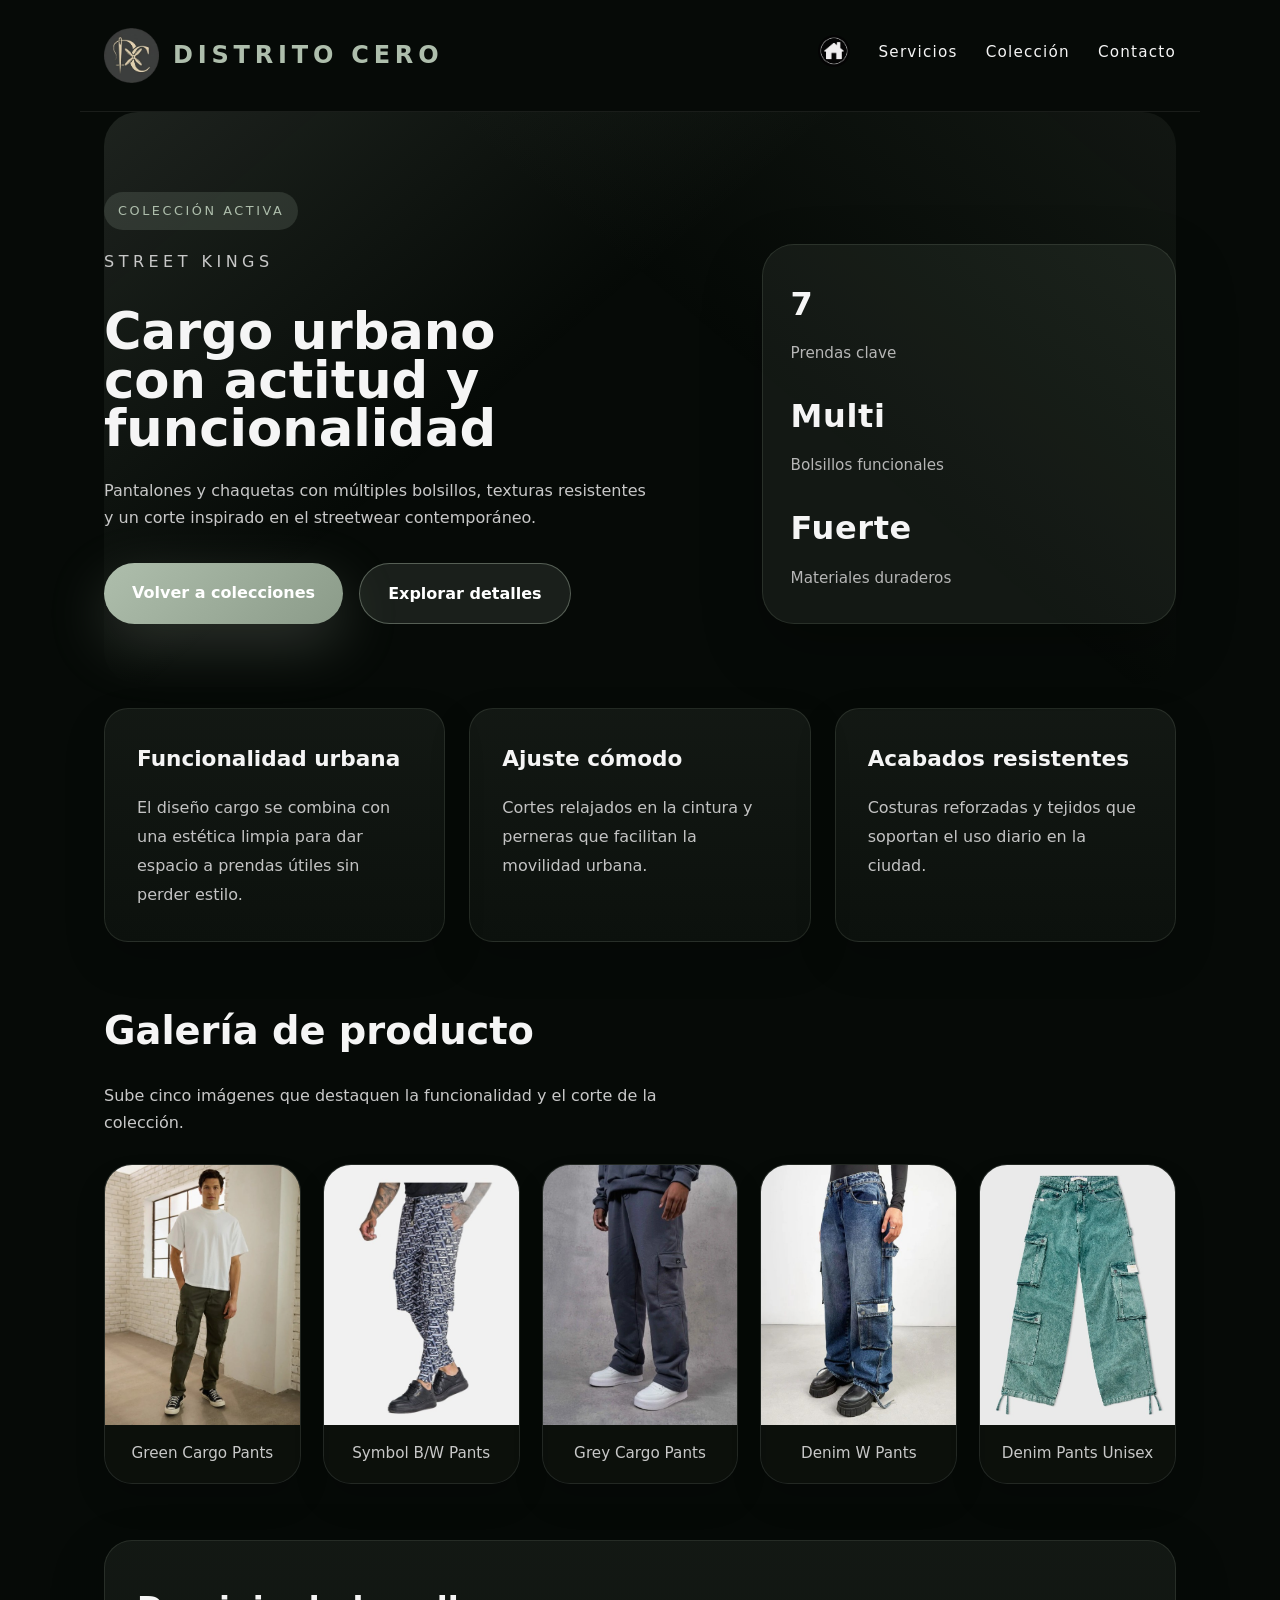
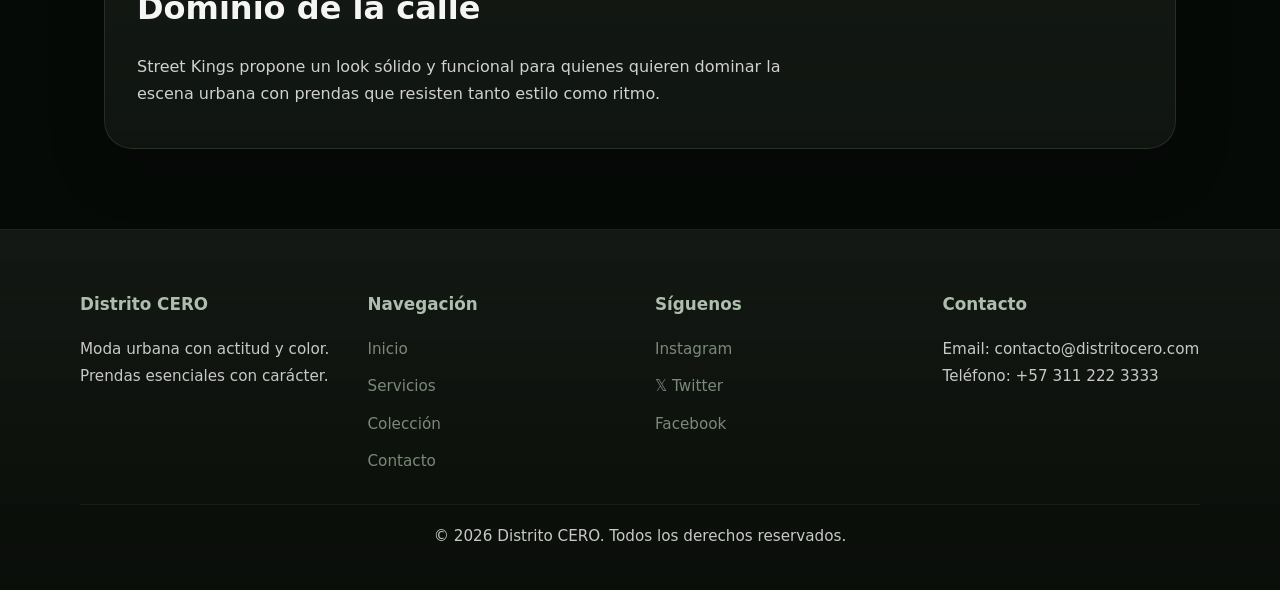
<file: templates/coleccion/street_kings_detail.html>
<!DOCTYPE html>
<html lang="es">
<head>
    <meta charset="UTF-8">
    <meta name="viewport" content="width=device-width, initial-scale=1.0">
    <title>Street Kings · Distrito CERO</title>
    <link rel="stylesheet" href="../../static/css/styles.css">
    <link rel="icon" type="image/x-icon" href="../../static/icon/Logo2 (1).png">
</head>
<body>
    <header>
        <div class="brand">
            <img src="../../static/icon/Logo2 (1).png" alt="Logo Distrito CERO">
            <span>Distrito CERO</span>
        </div>
        <nav>
            <ul class="main-nav">
                <li><a href="../index.html"><img id="imgCasa" src="../../static/img/image.png" alt="🏠"></a></li>
                <li><a href="../servicios.html">Servicios</a></li>
                <li><a href="../coleccion.html">Colección</a></li>
                <li><a href="../contacto.html">Contacto</a></li>
            </ul>
        </nav>
    </header>

    <main>
        <section class="hero">
            <div class="hero-copy">
                <span class="hero-tag">Colección Activa</span>
                <p class="eyebrow">Street Kings</p>
                <h1>Cargo urbano con actitud y funcionalidad</h1>
                <p>Pantalones y chaquetas con múltiples bolsillos, texturas resistentes y un corte inspirado en el streetwear contemporáneo.</p>
                <div class="hero-actions">
                    <a class="button primary" href="../coleccion.html">Volver a colecciones</a>
                    <a class="button secondary" href="../contacto.html">Explorar detalles</a>
                </div>
            </div>
            <div class="hero-stats">
                <div>
                    <strong>7</strong>
                    <span>Prendas clave</span>
                </div>
                <div>
                    <strong>Multi</strong>
                    <span>Bolsillos funcionales</span>
                </div>
                <div>
                    <strong>Fuerte</strong>
                    <span>Materiales duraderos</span>
                </div>
            </div>
        </section>

        <section class="features">
            <article>
                <h2>Funcionalidad urbana</h2>
                <p>El diseño cargo se combina con una estética limpia para dar espacio a prendas útiles sin perder estilo.</p>
            </article>
            <article>
                <h2>Ajuste cómodo</h2>
                <p>Cortes relajados en la cintura y perneras que facilitan la movilidad urbana.</p>
            </article>
            <article>
                <h2>Acabados resistentes</h2>
                <p>Costuras reforzadas y tejidos que soportan el uso diario en la ciudad.</p>
            </article>
        </section>

        <section class="gallery-section">
            <h2>Galería de producto</h2>
            <p class="gallery-subtitle">Sube cinco imágenes que destaquen la funcionalidad y el corte de la colección.</p>
            <div class="product-gallery">
                <figure class="gallery-card">
                    <img src="/static/img/Colecciones/Street-Kings/Cargo1.jpg" alt="Imagen 1 de Street Kings">
                    <figcaption>Green Cargo Pants</figcaption>
                </figure>
                <figure class="gallery-card">
                    <img src="/static/img/Colecciones/Street-Kings/Cargo2.jpg" alt="Imagen 2 de Street Kings">
                    <figcaption>Symbol B/W Pants</figcaption>
                </figure>
                <figure class="gallery-card">
                    <img src="/static/img/Colecciones/Street-Kings/Cargo3.jpg" alt="Imagen 3 de Street Kings">
                    <figcaption>Grey Cargo Pants</figcaption>
                </figure>
                <figure class="gallery-card">
                    <img src="/static/img/Colecciones/Street-Kings/Cargo4.jpg" alt="Imagen 4 de Street Kings">
                    <figcaption>Denim W Pants</figcaption>
                </figure>
                <figure class="gallery-card">
                    <img src="/static/img/Colecciones/Street-Kings/Cargo5.jpg" alt="Imagen 5 de Street Kings">
                    <figcaption>Denim Pants Unisex</figcaption>
                </figure>
            </div>
        </section>

        <section class="statement">
            <h2>Dominio de la calle</h2>
            <p>Street Kings propone un look sólido y funcional para quienes quieren dominar la escena urbana con prendas que resisten tanto estilo como ritmo.</p>
        </section>
    </main>

    <footer>
        <div class="footer-content">
            <div class="footer-section">
                <h3>Distrito CERO</h3>
                <p>Moda urbana con actitud y color. Prendas esenciales con carácter.</p>
            </div>
            <div class="footer-section">
                <h3>Navegación</h3>
                <ul>
                    <li><a href="../index.html">Inicio</a></li>
                    <li><a href="../servicios.html">Servicios</a></li>
                    <li><a href="../coleccion.html">Colección</a></li>
                    <li><a href="../contacto.html">Contacto</a></li>
                </ul>
            </div>
            <div class="footer-section">
                <h3>Síguenos</h3>
                <ul>
                    <li><a href="https://instagram.com">Instagram</a></li>
                    <li><a href="https://twitter.com">𝕏 Twitter</a></li>
                    <li><a href="https://facebook.com">Facebook</a></li>
                </ul>
            </div>
            <div class="footer-section">
                <h3>Contacto</h3>
                <p>Email: contacto@distritocero.com</p>
                <p>Teléfono: +57 311 222 3333</p>
            </div>
        </div>
        <div class="footer-bottom">
            <p>&copy; 2026 Distrito CERO. Todos los derechos reservados.</p>
        </div>
    </footer>
    <style>
        #imgCasa {
            width: 32px;
            height: 32px;
            position: relative;
            bottom: 15%;
            border-radius: 30px;
        }
    </style>
</body>
</html>
</file>
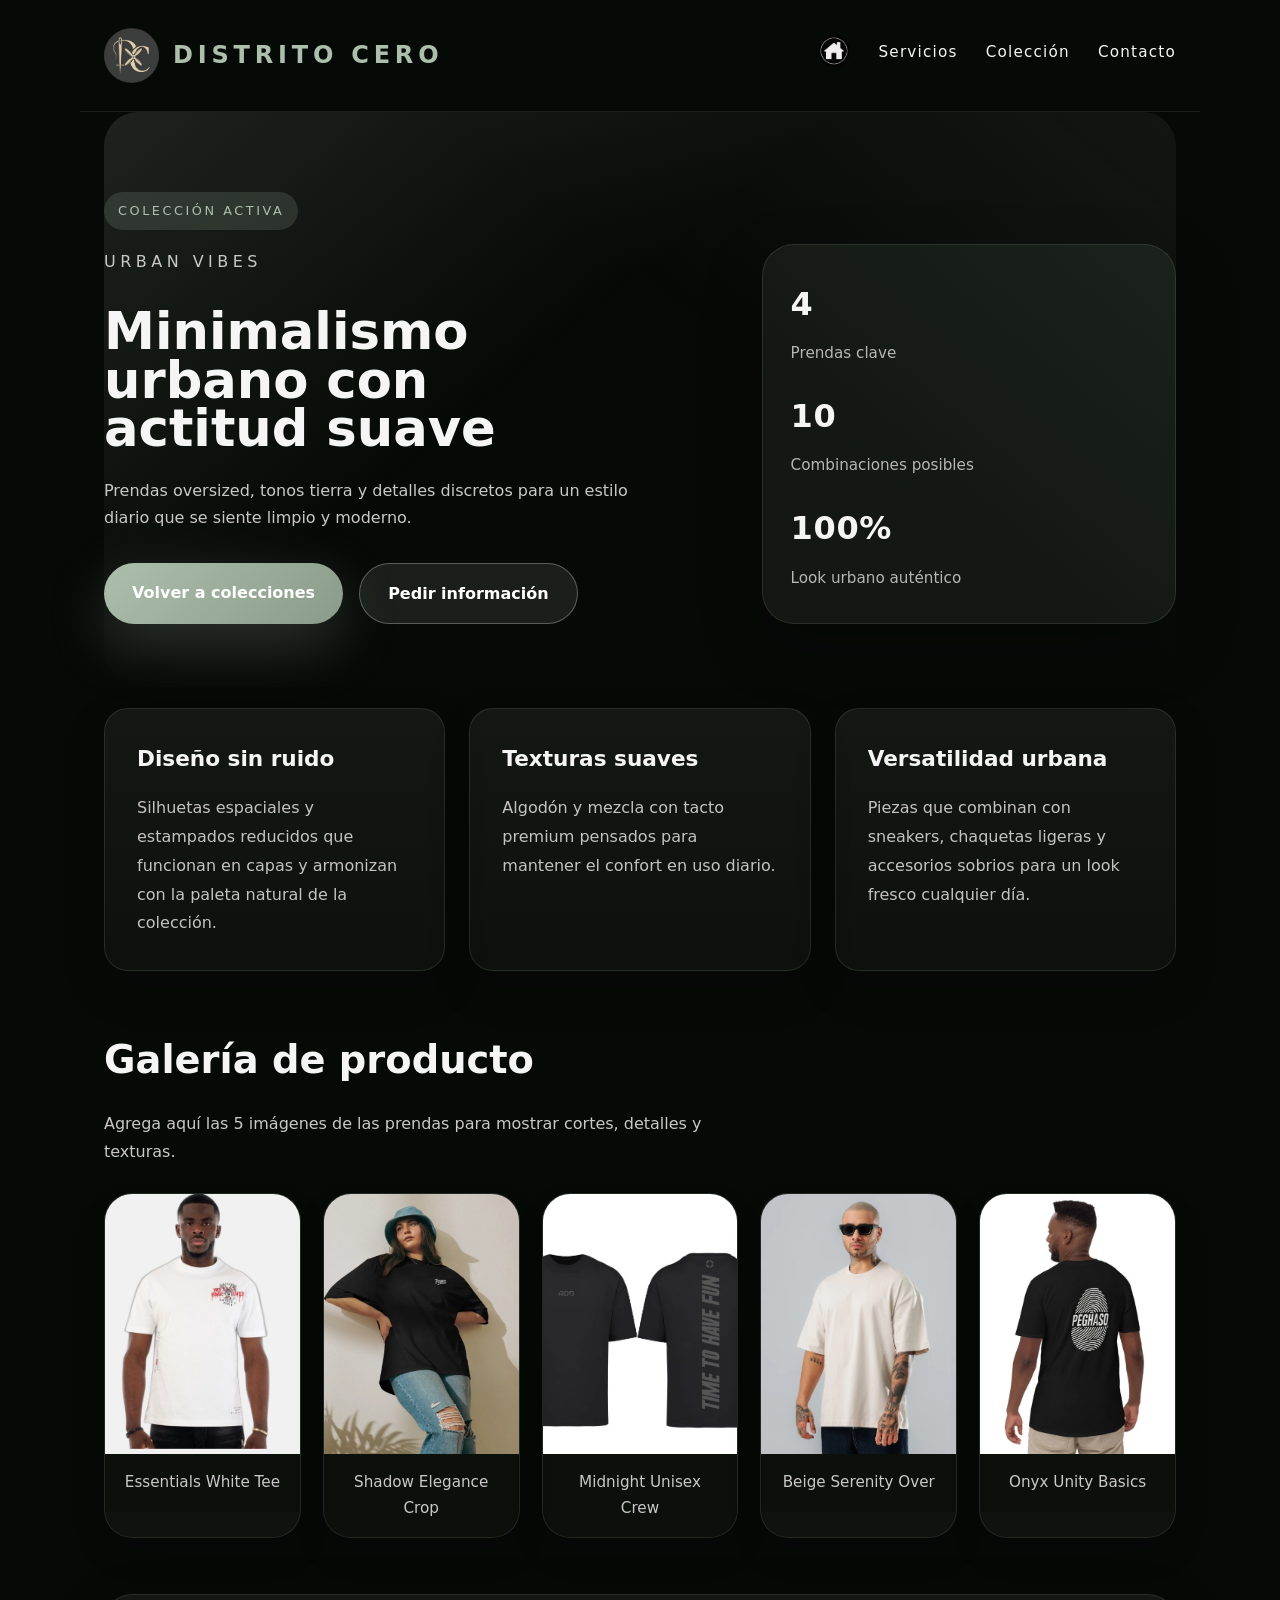
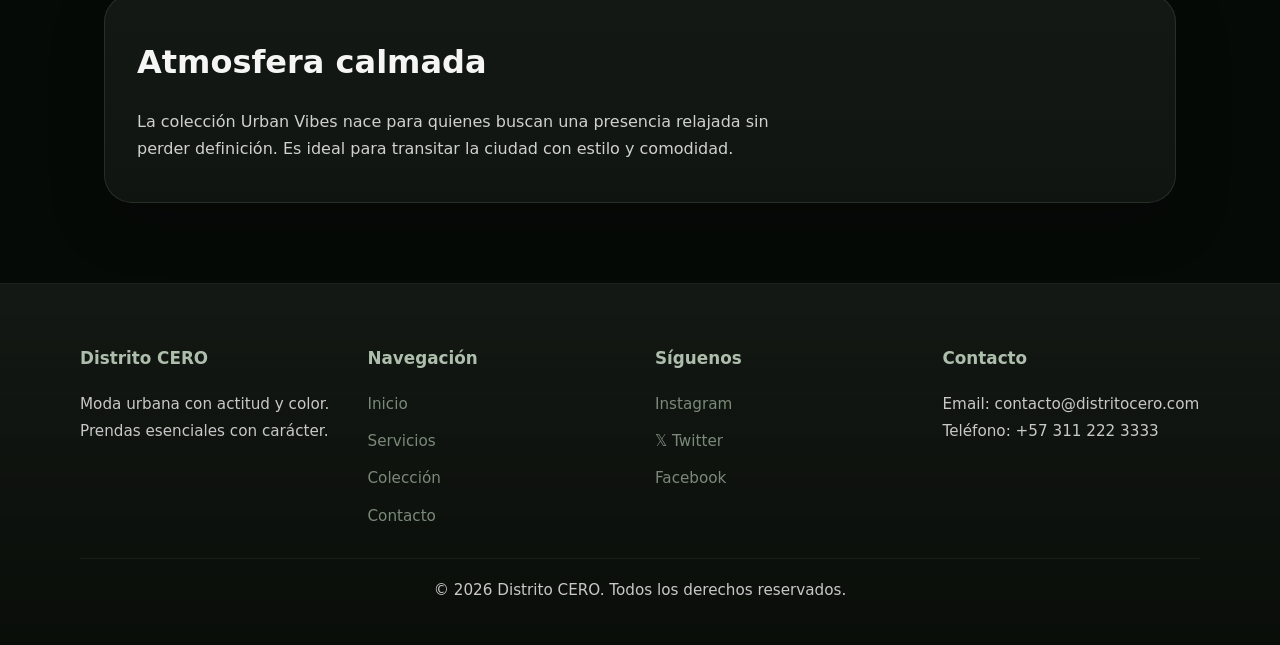
<file: templates/coleccion/urban_vibes.html>
<!DOCTYPE html>
<html lang="es">
<head>
    <meta charset="UTF-8">
    <meta name="viewport" content="width=device-width, initial-scale=1.0">
    <title>Urban Vibes</title>
    <link rel="stylesheet" href="../../static/css/styles.css">
    <link rel="icon" type="image/x-icon" href="../../static/icon/Logo2 (1).png">
</head>
<body>
    <header>
        <div class="brand">
            <img src="../../static/icon/Logo2 (1).png" alt="Logo Distrito CERO">
            <span>Distrito CERO</span>
        </div>
        <nav>
            <ul class="main-nav">
                <li><a href="../index.html"><img id="imgCasa" src="../../static/img/image.png" alt="🏠"></a></li>
                <li><a href="../servicios.html">Servicios</a></li>
                <li><a href="../coleccion.html">Colección</a></li>
                <li><a href="../contacto.html">Contacto</a></li>
            </ul>
        </nav>
    </header>

    <main>
        <section class="hero">
            <div class="hero-copy">
                <span class="hero-tag">Colección Activa</span>
                <p class="eyebrow">Urban Vibes</p>
                <h1>Minimalismo urbano con actitud suave</h1>
                <p>Prendas oversized, tonos tierra y detalles discretos para un estilo diario que se siente limpio y moderno.</p>
                <div class="hero-actions">
                    <a class="button primary" href="../coleccion.html">Volver a colecciones</a>
                    <a class="button secondary" href="../contacto.html">Pedir información</a>
                </div>
            </div>
            <div class="hero-stats">
                <div>
                    <strong>4</strong>
                    <span>Prendas clave</span>
                </div>
                <div>
                    <strong>10</strong>
                    <span>Combinaciones posibles</span>
                </div>
                <div>
                    <strong>100%</strong>
                    <span>Look urbano auténtico</span>
                </div>
            </div>
        </section>

        <section class="features">
            <article>
                <h2>Diseño sin ruido</h2>
                <p>Silhuetas espaciales y estampados reducidos que funcionan en capas y armonizan con la paleta natural de la colección.</p>
            </article>
            <article>
                <h2>Texturas suaves</h2>
                <p>Algodón y mezcla con tacto premium pensados para mantener el confort en uso diario.</p>
            </article>
            <article>
                <h2>Versatilidad urbana</h2>
                <p>Piezas que combinan con sneakers, chaquetas ligeras y accesorios sobrios para un look fresco cualquier día.</p>
            </article>
        </section>

        <section class="gallery-section">
            <h2>Galería de producto</h2>
            <p class="gallery-subtitle">Agrega aquí las 5 imágenes de las prendas para mostrar cortes, detalles y texturas.</p>
            <div class="product-gallery">
                <figure class="gallery-card">
                    <img src="/static/img/Colecciones/Urban-Vibes/Urban1.jpg" alt="Imagen 1 de Urban Vibes">
                    <figcaption>Essentials White Tee</figcaption>
                </figure>
                <figure class="gallery-card">
                    <img src="/static/img/Colecciones/Urban-Vibes/Urban2.jpg" alt="Imagen 2 de Urban Vibes">
                    <figcaption>Shadow Elegance Crop</figcaption>
                </figure>
                <figure class="gallery-card">
                    <img src="/static/img/Colecciones/Urban-Vibes/Urban3.jpg" alt="Imagen 3 de Urban Vibes">
                    <figcaption>Midnight Unisex Crew</figcaption>
                </figure>
                <figure class="gallery-card">
                    <img src="/static/img/Colecciones/Urban-Vibes/Urban4.jpg" alt="Imagen 4 de Urban Vibes">
                    <figcaption>Beige Serenity Over</figcaption>
                </figure>
                <figure class="gallery-card">
                    <img src="/static/img/Colecciones/Urban-Vibes/Urban5.jpg" alt="Imagen 5 de Urban Vibes">
                    <figcaption>Onyx Unity Basics</figcaption>
                </figure>
            </div>
        </section>

        <section class="statement">
            <h2>Atmosfera calmada</h2>
            <p>La colección Urban Vibes nace para quienes buscan una presencia relajada sin perder definición. Es ideal para transitar la ciudad con estilo y comodidad.</p>
        </section>
    </main>

    <footer>
        <div class="footer-content">
            <div class="footer-section">
                <h3>Distrito CERO</h3>
                <p>Moda urbana con actitud y color. Prendas esenciales con carácter.</p>
            </div>
            <div class="footer-section">
                <h3>Navegación</h3>
                <ul>
                    <li><a href="../index.html">Inicio</a></li>
                    <li><a href="../servicios.html">Servicios</a></li>
                    <li><a href="../coleccion.html">Colección</a></li>
                    <li><a href="../contacto.html">Contacto</a></li>
                </ul>
            </div>
            <div class="footer-section">
                <h3>Síguenos</h3>
                <ul>
                    <li><a href="https://instagram.com">Instagram</a></li>
                    <li><a href="https://twitter.com">𝕏 Twitter</a></li>
                    <li><a href="https://facebook.com">Facebook</a></li>
                </ul>
            </div>
            <div class="footer-section">
                <h3>Contacto</h3>
                <p>Email: contacto@distritocero.com</p>
                <p>Teléfono: +57 311 222 3333</p>
            </div>
        </div>
        <div class="footer-bottom">
            <p>&copy; 2026 Distrito CERO. Todos los derechos reservados.</p>
        </div>
    </footer>
    <style>
        #imgCasa {
            width: 32px;
            height: 32px;
            position: relative;
            bottom: 15%;
            border-radius: 30px;
        }
    </style>
</body>
</html>
</file>
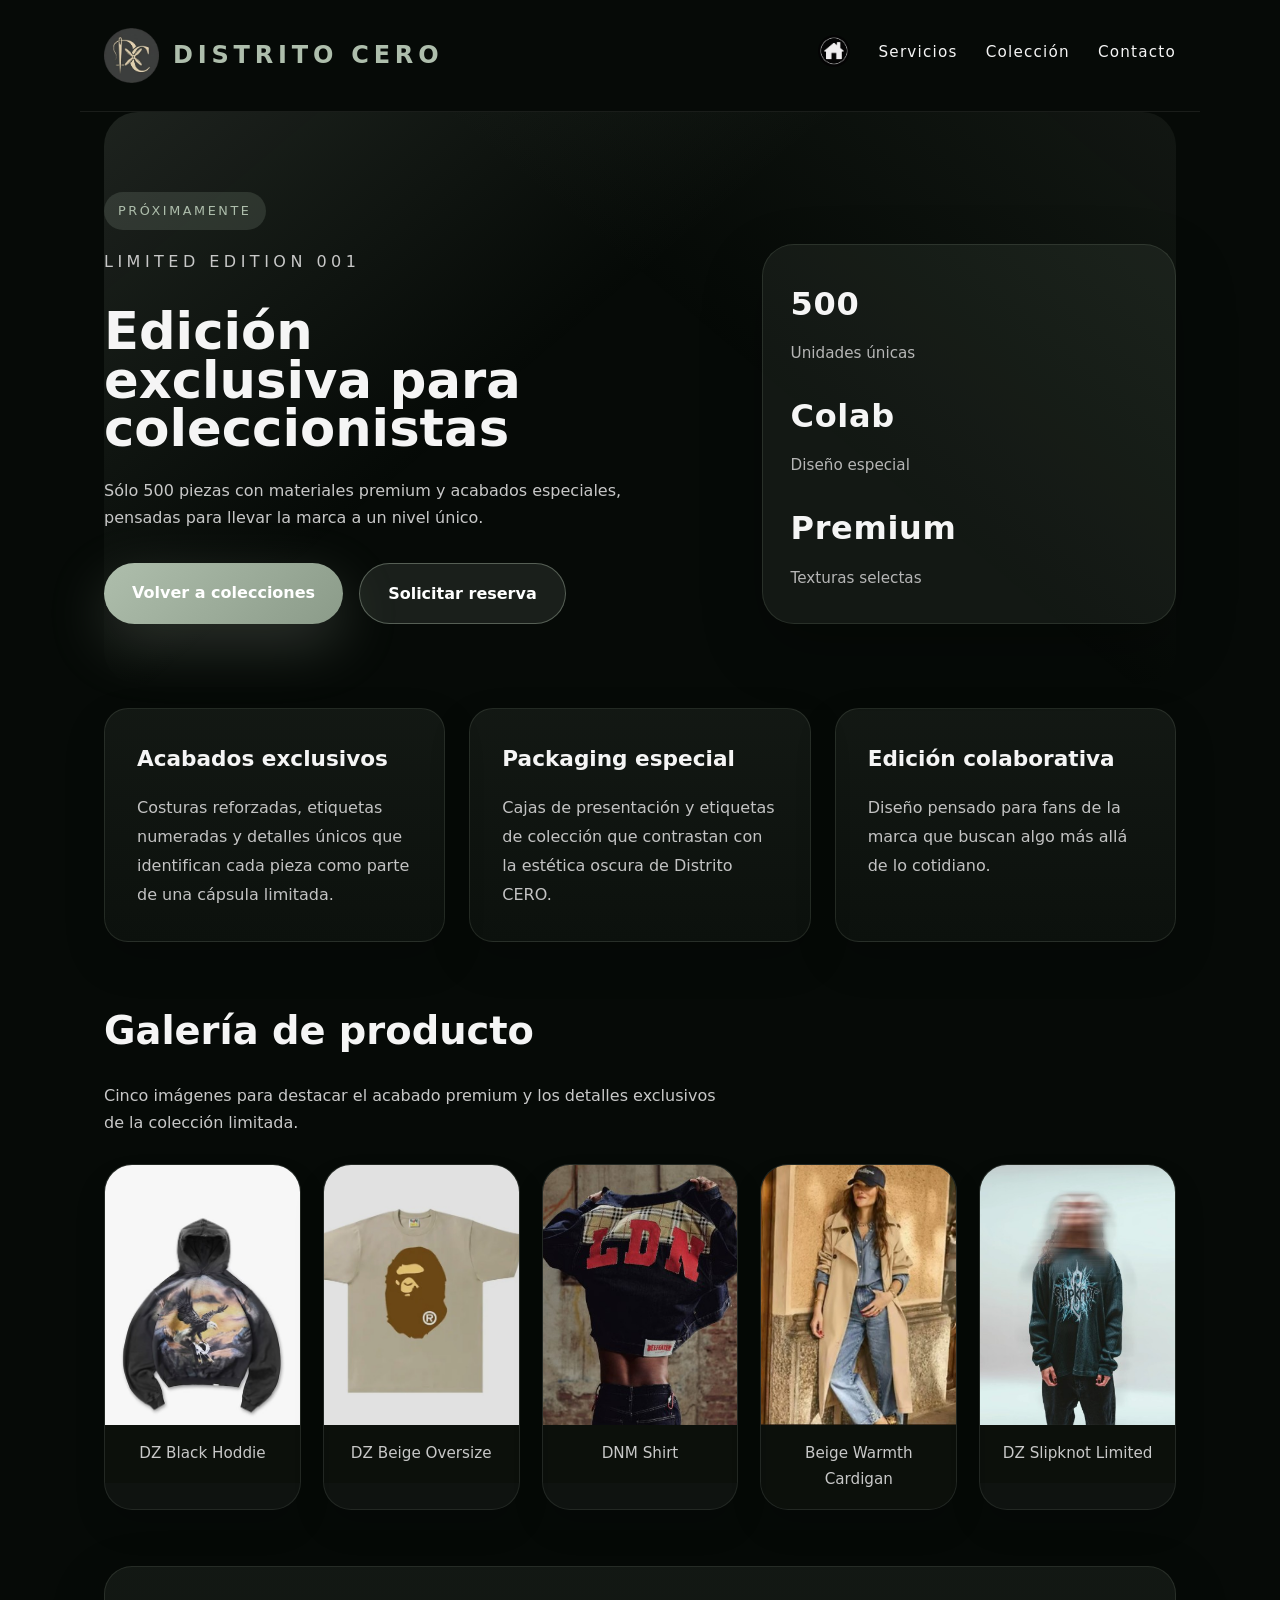
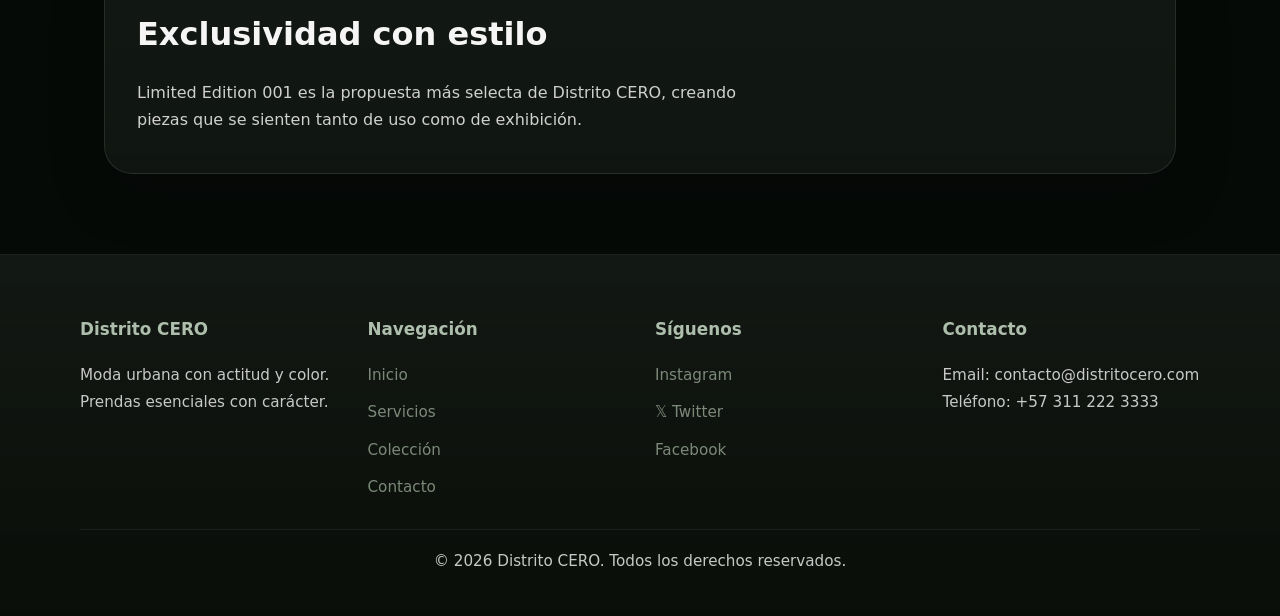
<file: templates/coleccion/proximamente/limited_edition.html>
<!DOCTYPE html>
<html lang="es">
<head>
    <meta charset="UTF-8">
    <meta name="viewport" content="width=device-width, initial-scale=1.0">
    <title>Limited Edition 001</title>
    <link rel="stylesheet" href="../../../static/css/styles.css">
    <link rel="icon" type="image/x-icon" href="../../../static/icon/Logo2 (1).png">
</head>
<body>
    <header>
        <div class="brand">
            <img src="../../../static/icon/Logo2 (1).png" alt="Logo Distrito CERO">
            <span>Distrito CERO</span>
        </div>
        <nav>
            <ul class="main-nav">
                <li><a href="../../index.html"><img id="imgCasa" src="../../../static/img/image.png" alt="🏠"></a></li>
                <li><a href="../../servicios.html">Servicios</a></li>
                <li><a href="../coleccion.html">Colección</a></li>
                <li><a href="../../contacto.html">Contacto</a></li>
            </ul>
        </nav>
    </header>

    <main>
        <section class="hero">
            <div class="hero-copy">
                <span class="hero-tag">Próximamente</span>
                <p class="eyebrow">Limited Edition 001</p>
                <h1>Edición exclusiva para coleccionistas</h1>
                <p>Sólo 500 piezas con materiales premium y acabados especiales, pensadas para llevar la marca a un nivel único.</p>
                <div class="hero-actions">
                    <a class="button primary" href="/templates/coleccion.html">Volver a colecciones</a>
                    <a class="button secondary" href="../../contacto.html">Solicitar reserva</a>
                </div>
            </div>
            <div class="hero-stats">
                <div>
                    <strong>500</strong>
                    <span>Unidades únicas</span>
                </div>
                <div>
                    <strong>Colab</strong>
                    <span>Diseño especial</span>
                </div>
                <div>
                    <strong>Premium</strong>
                    <span>Texturas selectas</span>
                </div>
            </div>
        </section>

        <section class="features">
            <article>
                <h2>Acabados exclusivos</h2>
                <p>Costuras reforzadas, etiquetas numeradas y detalles únicos que identifican cada pieza como parte de una cápsula limitada.</p>
            </article>
            <article>
                <h2>Packaging especial</h2>
                <p>Cajas de presentación y etiquetas de colección que contrastan con la estética oscura de Distrito CERO.</p>
            </article>
            <article>
                <h2>Edición colaborativa</h2>
                <p>Diseño pensado para fans de la marca que buscan algo más allá de lo cotidiano.</p>
            </article>
        </section>

        <section class="gallery-section">
            <h2>Galería de producto</h2>
            <p class="gallery-subtitle">Cinco imágenes para destacar el acabado premium y los detalles exclusivos de la colección limitada.</p>
            <div class="product-gallery">
                <figure class="gallery-card">
                    <img src="/static/img/Proximamente/Limited-Edition/Limitada1.jpg" alt="Imagen 1 de Limited Edition 001">
                    <figcaption>DZ Black Hoddie</figcaption>
                </figure>
                <figure class="gallery-card">
                    <img src="/static/img/Proximamente/Limited-Edition/Limitada2.jpg" alt="Imagen 2 de Limited Edition 001">
                    <figcaption>DZ Beige Oversize</figcaption>
                </figure>
                <figure class="gallery-card">
                    <img src="/static/img/Proximamente/Limited-Edition/Limitada3.jpg" alt="Imagen 3 de Limited Edition 001">
                    <figcaption>DNM Shirt</figcaption>
                </figure>
                <figure class="gallery-card">
                    <img src="/static/img/Proximamente/Limited-Edition/Limitada4.jpg" alt="Imagen 4 de Limited Edition 001">
                    <figcaption>Beige Warmth Cardigan</figcaption>
                </figure>
                <figure class="gallery-card">
                    <img src="/static/img/Proximamente/Limited-Edition/Limitada5.jpg" alt="Imagen 5 de Limited Edition 001">
                    <figcaption>DZ Slipknot Limited</figcaption>
                </figure>
            </div>
        </section>

        <section class="statement">
            <h2>Exclusividad con estilo</h2>
            <p>Limited Edition 001 es la propuesta más selecta de Distrito CERO, creando piezas que se sienten tanto de uso como de exhibición.</p>
        </section>
    </main>

    <footer>
        <div class="footer-content">
            <div class="footer-section">
                <h3>Distrito CERO</h3>
                <p>Moda urbana con actitud y color. Prendas esenciales con carácter.</p>
            </div>
            <div class="footer-section">
                <h3>Navegación</h3>
                <ul>
                    <li><a href="../../index.html">Inicio</a></li>
                    <li><a href="../../servicios.html">Servicios</a></li>
                    <li><a href="../coleccion.html">Colección</a></li>
                    <li><a href="../../contacto.html">Contacto</a></li>
                </ul>
            </div>
            <div class="footer-section">
                <h3>Síguenos</h3>
                <ul>
                    <li><a href="https://instagram.com">Instagram</a></li>
                    <li><a href="https://twitter.com">𝕏 Twitter</a></li>
                    <li><a href="https://facebook.com">Facebook</a></li>
                </ul>
            </div>
            <div class="footer-section">
                <h3>Contacto</h3>
                <p>Email: contacto@distritocero.com</p>
                <p>Teléfono: +57 311 222 3333</p>
            </div>
        </div>
        <div class="footer-bottom">
            <p>&copy; 2026 Distrito CERO. Todos los derechos reservados.</p>
        </div>
    </footer>
    <style>
        #imgCasa {
            width: 32px;
            height: 32px;
            position: relative;
            bottom: 15%;
            border-radius: 30px;
        }
    </style>
</body>
</html>
</file>
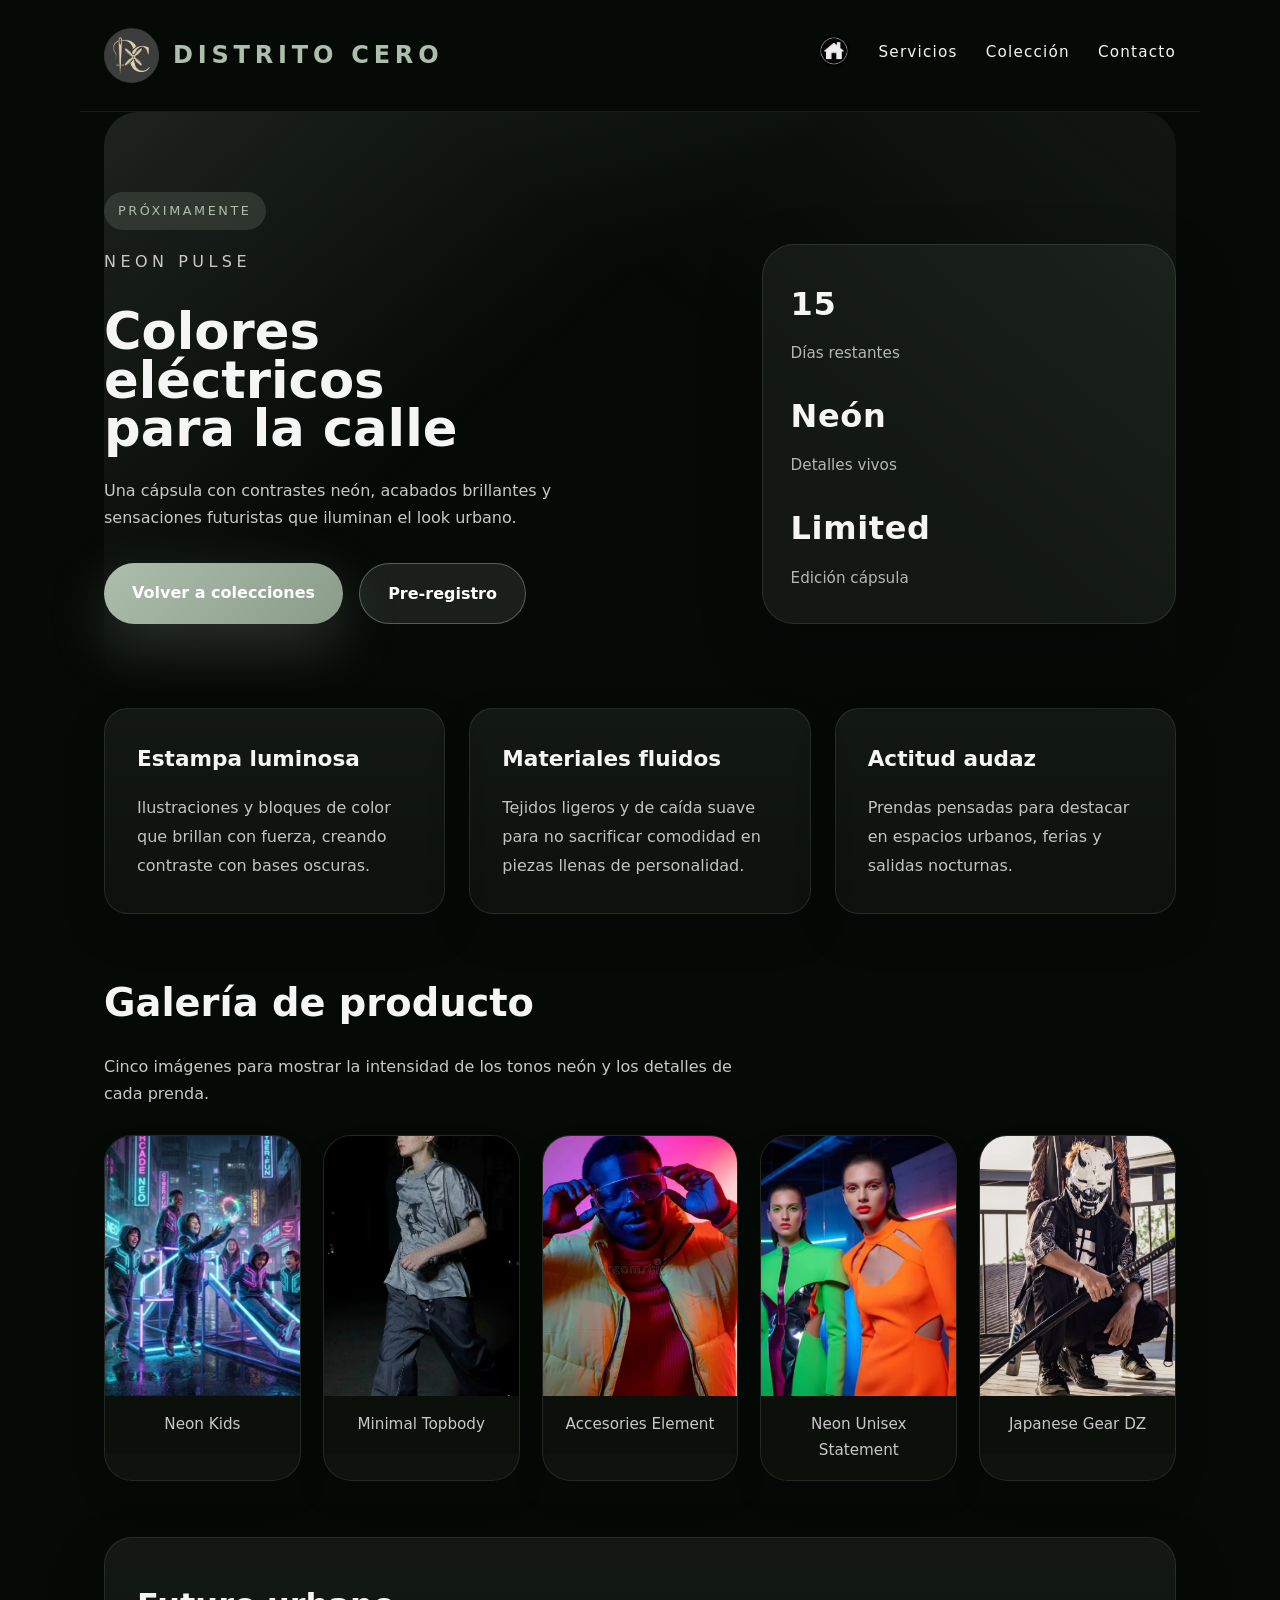
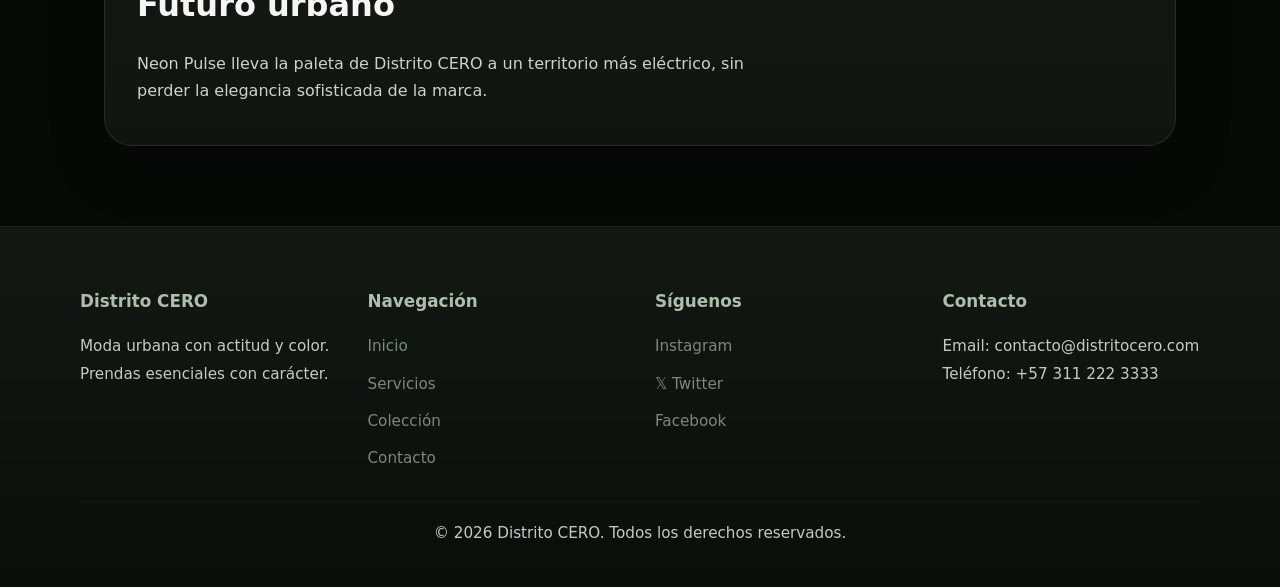
<file: templates/coleccion/proximamente/neon_pulse.html>
<!DOCTYPE html>
<html lang="es">
<head>
    <meta charset="UTF-8">
    <meta name="viewport" content="width=device-width, initial-scale=1.0">
    <title>Neon Pulse · Distrito CERO</title>
    <link rel="stylesheet" href="../../../static/css/styles.css">
    <link rel="icon" type="image/x-icon" href="../../../static/icon/Logo2 (1).png">
</head>
<body>
    <header>
        <div class="brand">
            <img src="../../../static/icon/Logo2 (1).png" alt="Logo Distrito CERO">
            <span>Distrito CERO</span>
        </div>
        <nav>
            <ul class="main-nav">
                <li><a href="../../index.html"><img id="imgCasa" src="../../../static/img/image.png" alt="🏠"></a></li>
                <li><a href="../../servicios.html">Servicios</a></li>
                <li><a href="../coleccion.html">Colección</a></li>
                <li><a href="../../contacto.html">Contacto</a></li>
            </ul>
        </nav>
    </header>

    <main>
        <section class="hero">
            <div class="hero-copy">
                <span class="hero-tag">Próximamente</span>
                <p class="eyebrow">Neon Pulse</p>
                <h1>Colores eléctricos para la calle</h1>
                <p>Una cápsula con contrastes neón, acabados brillantes y sensaciones futuristas que iluminan el look urbano.</p>
                <div class="hero-actions">
                    <a class="button primary" href="/templates/coleccion.html">Volver a colecciones</a>
                    <a class="button secondary" href="../../contacto.html">Pre-registro</a>
                </div>
            </div>
            <div class="hero-stats">
                <div>
                    <strong>15</strong>
                    <span>Días restantes</span>
                </div>
                <div>
                    <strong>Neón</strong>
                    <span>Detalles vivos</span>
                </div>
                <div>
                    <strong>Limited</strong>
                    <span>Edición cápsula</span>
                </div>
            </div>
        </section>

        <section class="features">
            <article>
                <h2>Estampa luminosa</h2>
                <p>Ilustraciones y bloques de color que brillan con fuerza, creando contraste con bases oscuras.</p>
            </article>
            <article>
                <h2>Materiales fluidos</h2>
                <p>Tejidos ligeros y de caída suave para no sacrificar comodidad en piezas llenas de personalidad.</p>
            </article>
            <article>
                <h2>Actitud audaz</h2>
                <p>Prendas pensadas para destacar en espacios urbanos, ferias y salidas nocturnas.</p>
            </article>
        </section>

        <section class="gallery-section">
            <h2>Galería de producto</h2>
            <p class="gallery-subtitle">Cinco imágenes para mostrar la intensidad de los tonos neón y los detalles de cada prenda.</p>
            <div class="product-gallery">
                <figure class="gallery-card">
                    <img src="../../../static/img/Proximamente/Neon-Pulse/Neon1.jpg" alt="Imagen 1 de Neon Pulse">
                    <figcaption>Neon Kids</figcaption>
                </figure>
                <figure class="gallery-card">
                    <img src="../../../static/img/Proximamente/Neon-Pulse/Neon2.jpg" alt="Imagen 2 de Neon Pulse">
                    <figcaption>Minimal Topbody</figcaption>
                </figure>
                <figure class="gallery-card">
                    <img src="../../../static/img/Proximamente/Neon-Pulse/Neon3.jpg" alt="Imagen 3 de Neon Pulse">
                    <figcaption>Accesories Element</figcaption>
                </figure>
                <figure class="gallery-card">
                    <img src="../../../static/img/Proximamente/Neon-Pulse/Neon4.jpg" alt="Imagen 4 de Neon Pulse">
                    <figcaption>Neon Unisex Statement</figcaption>
                </figure>
                <figure class="gallery-card">
                    <img src="../../../static/img/Proximamente/Neon-Pulse/Neon5.jpg" alt="Imagen 5 de Neon Pulse">
                    <figcaption>Japanese Gear DZ</figcaption>
                </figure>
            </div>
        </section>

        <section class="statement">
            <h2>Futuro urbano</h2>
            <p>Neon Pulse lleva la paleta de Distrito CERO a un territorio más eléctrico, sin perder la elegancia sofisticada de la marca.</p>
        </section>
    </main>

    <footer>
        <div class="footer-content">
            <div class="footer-section">
                <h3>Distrito CERO</h3>
                <p>Moda urbana con actitud y color. Prendas esenciales con carácter.</p>
            </div>
            <div class="footer-section">
                <h3>Navegación</h3>
                <ul>
                    <li><a href="../../index.html">Inicio</a></li>
                    <li><a href="../../servicios.html">Servicios</a></li>
                    <li><a href="../coleccion.html">Colección</a></li>
                    <li><a href="../../contacto.html">Contacto</a></li>
                </ul>
            </div>
            <div class="footer-section">
                <h3>Síguenos</h3>
                <ul>
                    <li><a href="https://instagram.com">Instagram</a></li>
                    <li><a href="https://twitter.com">𝕏 Twitter</a></li>
                    <li><a href="https://facebook.com">Facebook</a></li>
                </ul>
            </div>
            <div class="footer-section">
                <h3>Contacto</h3>
                <p>Email: contacto@distritocero.com</p>
                <p>Teléfono: +57 311 222 3333</p>
            </div>
        </div>
        <div class="footer-bottom">
            <p>&copy; 2026 Distrito CERO. Todos los derechos reservados.</p>
        </div>
    </footer>
    <style>
        #imgCasa {
            width: 32px;
            height: 32px;
            position: relative;
            bottom: 15%;
            border-radius: 30px;
        }
    </style>
</body>
</html>
</file>
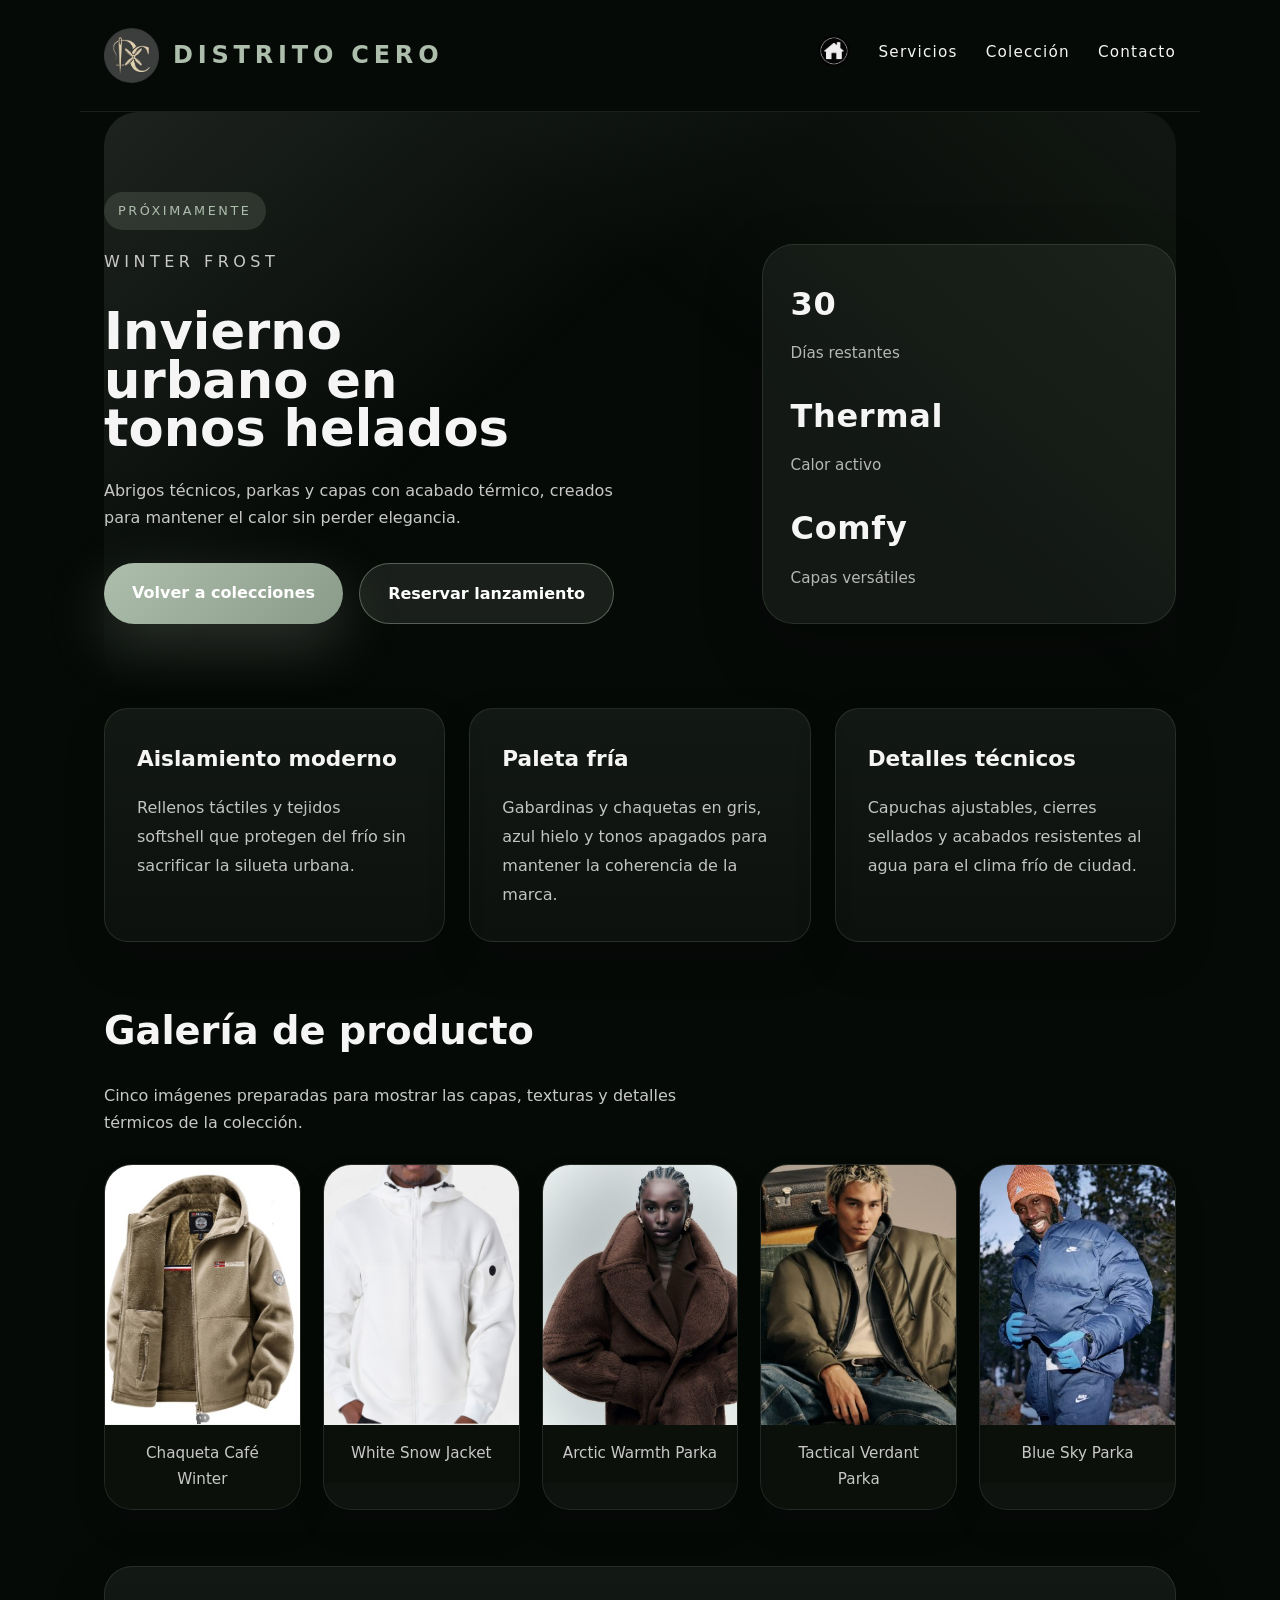
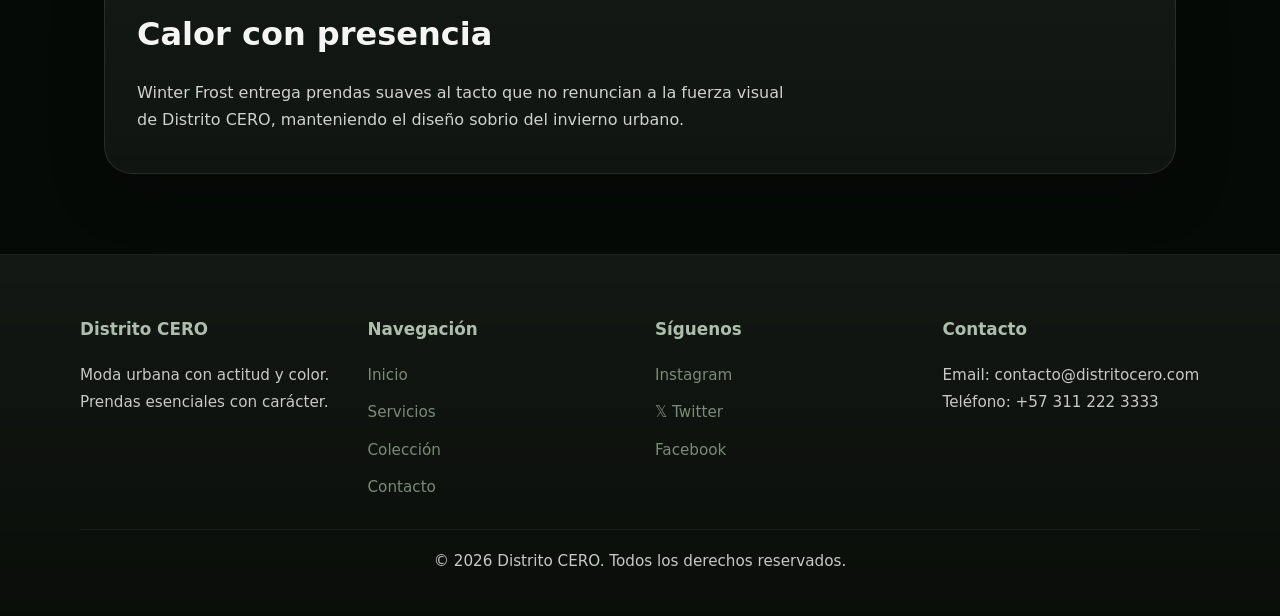
<file: templates/coleccion/proximamente/winter_frost_detail.html>
<!DOCTYPE html>
<html lang="es">
<head>
    <meta charset="UTF-8">
    <meta name="viewport" content="width=device-width, initial-scale=1.0">
    <title>Winter Frost · Distrito CERO</title>
    <link rel="stylesheet" href="../../../static/css/styles.css">
    <link rel="icon" type="image/x-icon" href="../../../static/icon/Logo2 (1).png">
</head>
<body>
    <header>
        <div class="brand">
            <img src="../../../static/icon/Logo2 (1).png" alt="Logo Distrito CERO">
            <span>Distrito CERO</span>
        </div>
        <nav>
            <ul class="main-nav">
                <li><a href="../../index.html"><img id="imgCasa" src="../../../static/img/image.png" alt="🏠"></a></li>
                <li><a href="../../servicios.html">Servicios</a></li>
                <li><a href="../coleccion.html">Colección</a></li>
                <li><a href="../../contacto.html">Contacto</a></li>
            </ul>
        </nav>
    </header>

    <main>
        <section class="hero">
            <div class="hero-copy">
                <span class="hero-tag">Próximamente</span>
                <p class="eyebrow">Winter Frost</p>
                <h1>Invierno urbano en tonos helados</h1>
                <p>Abrigos técnicos, parkas y capas con acabado térmico, creados para mantener el calor sin perder elegancia.</p>
                <div class="hero-actions">
                    <a class="button primary" href="/templates/coleccion.html">Volver a colecciones</a>
                    <a class="button secondary" href="../../contacto.html">Reservar lanzamiento</a>
                </div>
            </div>
            <div class="hero-stats">
                <div>
                    <strong>30</strong>
                    <span>Días restantes</span>
                </div>
                <div>
                    <strong>Thermal</strong>
                    <span>Calor activo</span>
                </div>
                <div>
                    <strong>Comfy</strong>
                    <span>Capas versátiles</span>
                </div>
            </div>
        </section>

        <section class="features">
            <article>
                <h2>Aislamiento moderno</h2>
                <p>Rellenos táctiles y tejidos softshell que protegen del frío sin sacrificar la silueta urbana.</p>
            </article>
            <article>
                <h2>Paleta fría</h2>
                <p>Gabardinas y chaquetas en gris, azul hielo y tonos apagados para mantener la coherencia de la marca.</p>
            </article>
            <article>
                <h2>Detalles técnicos</h2>
                <p>Capuchas ajustables, cierres sellados y acabados resistentes al agua para el clima frío de ciudad.</p>
            </article>
        </section>

        <section class="gallery-section">
            <h2>Galería de producto</h2>
            <p class="gallery-subtitle">Cinco imágenes preparadas para mostrar las capas, texturas y detalles térmicos de la colección.</p>
            <div class="product-gallery">
                <figure class="gallery-card">
                    <img src="/static/img/Proximamente/Winter-Frost/Chaqueta1.jpg" alt="Imagen 1 de Winter Frost">
                    <figcaption>Chaqueta Café Winter</figcaption>
                </figure>
                <figure class="gallery-card">
                    <img src="/static/img/Proximamente/Winter-Frost/Chaqueta2.jpg" alt="Imagen 2 de Winter Frost">
                    <figcaption>White Snow Jacket</figcaption>
                </figure>
                <figure class="gallery-card">
                    <img src="/static/img/Proximamente/Winter-Frost/Chaqueta3.jpg" alt="Imagen 3 de Winter Frost">
                    <figcaption>Arctic Warmth Parka</figcaption>
                </figure>
                <figure class="gallery-card">
                    <img src="/static/img/Proximamente/Winter-Frost/Chaqueta4.jpg" alt="Imagen 4 de Winter Frost">
                    <figcaption>Tactical Verdant Parka</figcaption>
                </figure>
                <figure class="gallery-card">
                    <img src="/static/img/Proximamente/Winter-Frost/Chaqueta5.jpg" alt="Imagen 5 de Winter Frost">
                    <figcaption>Blue Sky Parka</figcaption>
                </figure>
            </div>
        </section>

        <section class="statement">
            <h2>Calor con presencia</h2>
            <p>Winter Frost entrega prendas suaves al tacto que no renuncian a la fuerza visual de Distrito CERO, manteniendo el diseño sobrio del invierno urbano.</p>
        </section>
    </main>

    <footer>
        <div class="footer-content">
            <div class="footer-section">
                <h3>Distrito CERO</h3>
                <p>Moda urbana con actitud y color. Prendas esenciales con carácter.</p>
            </div>
            <div class="footer-section">
                <h3>Navegación</h3>
                <ul>
                    <li><a href="../../index.html">Inicio</a></li>
                    <li><a href="../../servicios.html">Servicios</a></li>
                    <li><a href="../coleccion.html">Colección</a></li>
                    <li><a href="../../contacto.html">Contacto</a></li>
                </ul>
            </div>
            <div class="footer-section">
                <h3>Síguenos</h3>
                <ul>
                    <li><a href="https://instagram.com">Instagram</a></li>
                    <li><a href="https://twitter.com">𝕏 Twitter</a></li>
                    <li><a href="https://facebook.com">Facebook</a></li>
                </ul>
            </div>
            <div class="footer-section">
                <h3>Contacto</h3>
                <p>Email: contacto@distritocero.com</p>
                <p>Teléfono: +57 311 222 3333</p>
            </div>
        </div>
        <div class="footer-bottom">
            <p>&copy; 2026 Distrito CERO. Todos los derechos reservados.</p>
        </div>
    </footer>
    <style>
        #imgCasa {
            width: 32px;
            height: 32px;
            position: relative;
            bottom: 15%;
            border-radius: 30px;
        }
    </style>
</body>
</html>
</file>
<file: static/css/styles.css>
/* --------- Estilo completo del Index --------- */

:root {
    --bg-primary: #060a07;
    --bg-soft: rgba(174, 190, 172, 0.12);
    --accent: #AEBEAC;
    --accent-soft: rgba(174, 190, 172, 0.18);
    --accent-alt: #8B9B89;
    --text-primary: #f5f5f5;
    --text-muted: #c8c8c8;
    --text-secondary: #7A8978;
    --card-border: rgba(174, 190, 172, 0.14);
    color-scheme: dark;
    color: var(--text-primary);
    background: radial-gradient(circle at top left, rgba(174, 190, 172, 0.16), transparent 24%), radial-gradient(circle at bottom right, rgba(106, 119, 102, 0.16), transparent 22%), var(--bg-primary);
    font-family: Inter, system-ui, -apple-system, BlinkMacSystemFont, "Segoe UI", sans-serif;
}

* {
    box-sizing: border-box;
    margin: 0;
    padding: 0;
}

html, body {
    min-height: 100%;
    background: var(--bg-primary);
}

body {
    color: var(--text-primary);
    line-height: 1.7;
}

a {
    color: inherit;
    text-decoration: none;
}

img {
    display: block;
    max-width: 100%;
}

header {
    width: min(1120px, 100%);
    margin: 0 auto;
    padding: 28px 24px;
    display: flex;
    align-items: center;
    justify-content: space-between;
    border-bottom: 1px solid rgba(255, 255, 255, 0.08);
}

.brand {
    display: flex;
    align-items: center;
    gap: 14px;
}

.brand img {
    width: 55px;
    height: 55px;
    border-radius: 20px;
    object-fit: cover;
    flex-shrink: 0;
    display: block;
}

.brand span {
    font-size: 1.5rem;
    letter-spacing: 0.2em;
    text-transform: uppercase;
    font-weight: 700;
    color: var(--accent);
}

.main-nav {
    display: flex;
    gap: 28px;
    font-size: 0.95rem;
    letter-spacing: 0.08em;
}

.main-nav li {
    list-style: none;
}

.main-nav a {
    color: var(--text-primary);
    transition: color 180ms ease;
}

.main-nav a:hover {
    color: var(--accent);
    transform: translateY(-1px);
}

main {
    width: min(1120px, 100%);
    margin: 0 auto;
    padding: 0 24px 80px;
}

.hero {
    display: grid;
    grid-template-columns: minmax(0, 1.2fr) minmax(240px, 0.8fr);
    gap: 36px;
    align-items: end;
    padding: 80px 0 60px;
    position: relative;
}

.hero::before {
    content: "";
    position: absolute;
    inset: 0;
    border-radius: 34px;
    pointer-events: none;
    background: linear-gradient(140deg, rgba(174, 190, 172, 0.14), transparent 42%), linear-gradient(220deg, rgba(106, 119, 102, 0.12), transparent 42%);
}

.hero-copy,
.hero-stats {
    position: relative;
    z-index: 1;
}

.hero-tag {
    display: inline-flex;
    align-items: center;
    padding: 8px 14px;
    border-radius: 999px;
    background: rgba(174, 190, 172, 0.16);
    color: var(--accent);
    font-size: 0.8rem;
    letter-spacing: 0.2em;
    text-transform: uppercase;
    margin-bottom: 18px;
}

.eyebrow {
    text-transform: uppercase;
    letter-spacing: 0.28em;
    color: #AEBEAC ;
    margin-bottom: 22px;
    font-size: 0.78rem;
}

.hero h1 {
    font-size: clamp(3rem, 4vw, 4.8rem);
    line-height: 0.95;
    max-width: 12ch;
    margin-bottom: 24px;
    color: var(--text-primary);
}

.hero p {
    max-width: 54ch;
    color: var(--text-muted);
    font-size: 1rem;
    margin-bottom: 32px;
}

.hero-actions {
    display: flex;
    gap: 16px;
    flex-wrap: wrap;
}

.button {
    padding: 16px 28px;
    border-radius: 999px;
    font-weight: 600;
    transition: transform 180ms ease, box-shadow 180ms ease, background-color 180ms ease;
}

.button:hover {
    transform: translateY(-2px);
}

.primary {
    background: linear-gradient(135deg, #AEBEAC 0%, #8B9B89 100%);
    color: #ffffff;
    box-shadow: 0 20px 60px rgba(174, 190, 172, 0.24);
}

.secondary {
    border: 1px solid rgba(174, 190, 172, 0.4);
    color: #ffffff;
    background: rgba(174, 190, 172, 0.12);
}

.hero-stats {
    display: grid;
    gap: 22px;
    padding: 32px 28px;
    border: 1px solid var(--card-border);
    border-radius: 32px;
    background: rgba(138, 156, 136, 0.1);
    box-shadow: 0 24px 60px rgba(0, 0, 0, 0.26);
}

.hero-stats div {
    display: flex;
    flex-direction: column;
    gap: 10px;
}

.hero-stats strong {
    font-size: 2rem;
    letter-spacing: 0.02em;
}

.hero-stats span {
    color: #b6b6b6;
    font-size: 0.95rem;
}

.features {
    display: grid;
    gap: 24px;
    grid-template-columns: repeat(3, minmax(0, 1fr));
    margin-top: 24px;
}

.features article {
    padding: 32px;
    border: 1px solid var(--card-border);
    border-radius: 24px;
    background: linear-gradient(180deg, rgba(174, 190, 172, 0.08), rgba(120, 137, 120, 0.06));
    box-shadow: 0 18px 40px rgba(0, 0, 0, 0.2);
}

.features h2 {
    margin-bottom: 16px;
    font-size: 1.35rem;
}

.features p {
    color: #c3c3c3;
    line-height: 1.8;
}

.gallery-section {
    margin: 56px 0 40px;
    padding: 0 0 0;
}

.gallery-section h2 {
    font-size: clamp(2rem, 3vw, 2.5rem);
    margin-bottom: 18px;
    color: var(--text-primary);
}

.gallery-subtitle {
    color: var(--text-muted);
    max-width: 62ch;
    margin-bottom: 28px;
}

.product-gallery {
    display: grid;
    grid-template-columns: repeat(auto-fit, minmax(180px, 1fr));
    gap: 22px;
}

.gallery-card {
    border-radius: 28px;
    overflow: hidden;
    background: rgba(255, 255, 255, 0.04);
    border: 1px solid rgba(174, 190, 172, 0.12);
    box-shadow: 0 18px 30px rgba(0, 0, 0, 0.16);
}

.gallery-card img {
    width: 100%;
    height: 260px;
    object-fit: cover;
    display: block;
}

.gallery-card figcaption {
    padding: 16px;
    color: var(--text-muted);
    font-size: 0.95rem;
    text-align: center;
    background: rgba(10, 14, 9, 0.55);
}

.statement {
    margin-top: 56px;
    padding: 40px 32px;
    border-radius: 28px;
    background: linear-gradient(180deg, rgba(174, 190, 172, 0.08), rgba(104, 119, 102, 0.1));
    border: 1px solid var(--card-border);
    box-shadow: 0 20px 55px rgba(0, 0, 0, 0.22);
}

.statement h2 {
    font-size: 2rem;
    margin-bottom: 18px;
}

.statement p {
    max-width: 64ch;
    color: #d0d0d0;
}


/* ------- Footer ------- */


footer {
    padding: 60px 24px 40px;
    background: linear-gradient(180deg, rgba(174, 190, 172, 0.08), rgba(10, 14, 9, 0.96));
    border-top: 1px solid rgba(174, 190, 172, 0.12);
}

.footer-content {
    width: min(1120px, 100%);
    margin: 0 auto 28px;
    display: grid;
    grid-template-columns: repeat(4, minmax(0, 1fr));
    gap: 30px;
}

.footer-section h3 {
    margin-bottom: 18px;
    color: var(--accent);
    font-size: 1.05rem;
}

.footer-section p,
.footer-section li,
.footer-bottom p {
    color: var(--text-muted);
    line-height: 1.8;
    font-size: 0.95rem;
}

.footer-section ul {
    list-style: none;
    padding: 0;
    margin: 0;
    display: grid;
    gap: 10px;
}

.footer-section li a {
    color: var(--text-secondary);
    transition: color 180ms ease;
}

.footer-section li a:hover {
    color: var(--accent);
}

.footer-bottom {
    width: min(1120px, 100%);
    margin: 0 auto;
    padding-top: 18px;
    border-top: 1px solid rgba(174, 190, 172, 0.08);
    display: flex;
    justify-content: center;
    align-items: center;
    text-align: center;
    color: var(--text-muted);
    font-size: 0.9rem;
}

@media (max-width: 900px) {
    .hero {
        grid-template-columns: 1fr;
    }

    .features {
        grid-template-columns: 1fr;
    }

    .footer-content {
        grid-template-columns: repeat(2, minmax(0, 1fr));
    }

    .footer-bottom {
        flex-direction: column;
        gap: 10px;
        align-items: flex-start;
    }
}

@media (max-width: 560px) {
    header {
        flex-direction: column;
        gap: 24px;
    }

    .main-nav {
        flex-wrap: wrap;
        justify-content: center;
    }

    .hero {
        padding-top: 50px;
    }

    .hero h1 {
        font-size: 2.7rem;
    }
}

/* --------- Estilo completo del Index --------- */
</file>
<file: static/css/stilocole.css>
:root {
    --bg-primary: #060a07;
    --bg-soft: rgba(174, 190, 172, 0.12);
    --accent: #AEBEAC;
    --accent-alt: #8B9B89;
    --text-primary: #f5f5f5;
    --text-muted: #c8c8c8;
    --card-border: rgba(174, 190, 172, 0.14);
    --card-surface: rgba(174, 190, 172, 0.06);
}

* {
    box-sizing: border-box;
    margin: 0;
    padding: 0;
}

html {
    scroll-behavior: smooth;
}

html, body {
    min-height: 100%;
    background: radial-gradient(circle at top left, rgba(174, 190, 172, 0.16), transparent 24%),
        radial-gradient(circle at bottom right, rgba(106, 119, 102, 0.16), transparent 22%),
        var(--bg-primary);
    color: var(--text-primary);
}

body {
    font-family: Inter, system-ui, -apple-system, BlinkMacSystemFont, "Segoe UI", sans-serif;
    line-height: 1.7;
}

a {
    color: inherit;
    text-decoration: none;
}

img {
    display: block;
    max-width: 100%;
}

header {
    width: min(1120px, 100%);
    margin: 0 auto;
    padding: 28px 24px;
    display: flex;
    align-items: center;
    justify-content: space-between;
    border-bottom: 1px solid rgba(255, 255, 255, 0.08);
}

.brand {
    display: flex;
    align-items: center;
    gap: 14px;
}

.brand img {
    width: 55px;
    height: 55px;
    border-radius: 20px;
    object-fit: cover;
    flex-shrink: 0;
}

.brand span {
    font-size: 1.5rem;
    letter-spacing: 0.2em;
    text-transform: uppercase;
    font-weight: 700;
    color: var(--accent);
}

.main-nav {
    display: flex;
    gap: 28px;
    font-size: 0.95rem;
    letter-spacing: 0.08em;
}

.main-nav li {
    list-style: none;
}

.main-nav a {
    color: var(--text-primary);
    transition: color 180ms ease, transform 180ms ease;
}

.main-nav a:hover {
    color: var(--accent);
    transform: translateY(-1px);
}

.container {
    width: min(1120px, 100%);
    margin: 0 auto;
    padding: 60px 24px 80px;
}

.section-title {
    font-size: clamp(2rem, 3vw, 2.5rem);
    text-transform: uppercase;
    margin-bottom: 36px;
    padding-bottom: 18px;
    border-bottom: 2px solid var(--accent-alt);
    letter-spacing: 0.18em;
    color: var(--text-primary);
}

.collections-grid {
    display: grid;
    grid-template-columns: repeat(auto-fit, minmax(280px, 1fr));
    gap: 28px;
    margin-bottom: 60px;
}

.collection-card {
    background: rgba(255, 255, 255, 0.03);
    border: 1px solid var(--card-border);
    border-radius: 28px;
    overflow: hidden;
    transition: transform 0.3s ease, border-color 0.3s ease, box-shadow 0.3s ease;
    cursor: pointer;
    position: relative;
}

.collection-card:hover {
    border-color: var(--accent-alt);
    transform: translateY(-10px);
    box-shadow: 0 24px 60px rgba(0, 0, 0, 0.24);
}

.card-image {
    width: 100%;
    min-height: 220px;
    background: linear-gradient(135deg, rgba(174, 190, 172, 0.2), rgba(106, 119, 102, 0.12));
    display: flex;
    align-items: center;
    justify-content: center;
    font-size: 4rem;
    color: var(--accent);
}

.card-content {
    padding: 30px;
}

.collection-name {
    font-size: 1.8rem;
    text-transform: uppercase;
    font-weight: 700;
    margin-bottom: 10px;
    color: var(--accent);
}

.collection-desc {
    color: var(--text-muted);
    margin-bottom: 18px;
    line-height: 1.75;
    font-size: 0.98rem;
}

.status-badge {
    display: inline-flex;
    align-items: center;
    gap: 8px;
    padding: 10px 16px;
    border-radius: 999px;
    font-size: 0.82rem;
    font-weight: 700;
    text-transform: uppercase;
    letter-spacing: 0.1em;
    border: 1px solid rgba(174, 190, 172, 0.16);
    background: rgba(174, 190, 172, 0.08);
    color: var(--text-primary);
}

.status-active {
    background: rgba(174, 190, 172, 0.12);
    color: #000;
}

.status-coming {
    background: rgba(174, 190, 172, 0.16);
    color: #fff;
}

.coming-soon::after {
    content: '';
    position: absolute;
    inset: 0;
    background: rgba(0, 0, 0, 0.35);
}

.comingsoon-text {
    position: absolute;
    top: 50%;
    left: 50%;
    transform: translate(-50%, -50%);
    font-size: 1.3rem;
    color: var(--accent);
    font-weight: 800;
    text-transform: uppercase;
    letter-spacing: 0.12em;
    z-index: 1;
}

.promo-section {
    background: linear-gradient(135deg, rgba(174, 190, 172, 0.14), rgba(106, 119, 102, 0.12));
    padding: 50px 30px;
    border-radius: 28px;
    text-align: center;
    margin-top: 40px;
    border: 1px solid var(--card-border);
    box-shadow: 0 24px 60px rgba(0, 0, 0, 0.18);
}

.promo-section h2 {
    font-size: clamp(2rem, 3vw, 2.5rem);
    margin-bottom: 18px;
    text-transform: uppercase;
    color: var(--text-primary);
}

.promo-section p {
    font-size: 1rem;
    margin-bottom: 28px;
    color: var(--text-muted);
}

.btn {
    display: inline-flex;
    align-items: center;
    justify-content: center;
    padding: 16px 38px;
    background: linear-gradient(135deg, #AEBEAC 0%, #8B9B89 100%);
    color: #060a07;
    border: none;
    border-radius: 999px;
    font-size: 0.95rem;
    font-weight: 700;
    text-transform: uppercase;
    cursor: pointer;
    transition: transform 0.24s ease, opacity 0.24s ease;
    letter-spacing: 0.08em;
}

.btn:hover {
    transform: translateY(-2px);
    opacity: 0.95;
}

footer {
    padding: 60px 24px 40px;
    background: linear-gradient(180deg, rgba(174, 190, 172, 0.08), rgba(10, 14, 9, 0.96));
    border-top: 1px solid rgba(174, 190, 172, 0.12);
}

.footer-content {
    width: min(1120px, 100%);
    margin: 0 auto 28px;
    display: grid;
    grid-template-columns: repeat(4, minmax(0, 1fr));
    gap: 30px;
}

.footer-section h3 {
    margin-bottom: 18px;
    color: var(--accent);
    font-size: 1.05rem;
}

.footer-section p,
.footer-section li,
.footer-bottom p {
    color: var(--text-muted);
    line-height: 1.8;
    font-size: 0.95rem;
}

.footer-section ul {
    list-style: none;
    padding: 0;
    margin: 0;
    display: grid;
    gap: 10px;
}

.footer-section li a {
    color: var(--text-muted);
    transition: color 180ms ease;
}

.footer-section li a:hover {
    color: var(--accent);
}

.footer-bottom {
    width: min(1120px, 100%);
    margin: 0 auto;
    padding-top: 18px;
    border-top: 1px solid rgba(174, 190, 172, 0.08);
    display: flex;
    justify-content: center;
    align-items: center;
    text-align: center;
    color: var(--text-muted);
    font-size: 0.9rem;
}

@media (max-width: 768px) {
    header {
        flex-direction: column;
        align-items: flex-start;
        gap: 24px;
    }

    .main-nav {
        flex-wrap: wrap;
        gap: 16px;
    }

    .container {
        padding: 40px 18px 60px;
    }

    .collections-grid {
        grid-template-columns: 1fr;
    }

    .promo-section {
        padding: 40px 20px;
    }
}
</file>
<file: static/css/stilocon.css>
:root {
    --bg-primary: #060a07;
    --bg-soft: rgba(174, 190, 172, 0.12);
    --accent: #AEBEAC;
    --accent-alt: #8B9B89;
    --text-primary: #f5f5f5;
    --text-muted: #c8c8c8;
    --card-border: rgba(174, 190, 172, 0.14);
}

* {
    margin: 0;
    padding: 0;
    box-sizing: border-box;
}

html {
    scroll-behavior: smooth;
}

html, body {
    min-height: 100%;
    background: radial-gradient(circle at top left, rgba(174, 190, 172, 0.16), transparent 24%),
        radial-gradient(circle at bottom right, rgba(106, 119, 102, 0.16), transparent 22%),
        var(--bg-primary);
    color: var(--text-primary);
}

body {
    font-family: Inter, system-ui, -apple-system, BlinkMacSystemFont, "Segoe UI", sans-serif;
    line-height: 1.7;
}

a {
    color: inherit;
    text-decoration: none;
}

img {
    display: block;
    max-width: 100%;
}

header {
    width: min(1120px, 100%);
    margin: 0 auto;
    padding: 28px 24px;
    display: flex;
    align-items: center;
    justify-content: space-between;
    border-bottom: 1px solid rgba(255, 255, 255, 0.08);
}

.brand {
    display: flex;
    align-items: center;
    gap: 14px;
}

.brand img {
    width: 55px;
    height: 55px;
    border-radius: 20px;
    object-fit: cover;
}

.brand span {
    font-size: 1.5rem;
    letter-spacing: 0.2em;
    text-transform: uppercase;
    font-weight: 700;
    color: var(--accent);
}

.main-nav {
    display: flex;
    gap: 24px;
    font-size: 0.95rem;
    letter-spacing: 0.08em;
}

.main-nav li {
    list-style: none;
}

.main-nav a {
    color: var(--text-primary);
    transition: color 180ms ease, transform 180ms ease;
}

.main-nav a:hover,
.main-nav a.active {
    color: var(--accent);
    transform: translateY(-1px);
}

.container {
    width: min(1120px, 100%);
    margin: 0 auto;
    padding: 60px 24px 80px;
}

h1 {
    font-size: 3rem;
    text-transform: uppercase;
    letter-spacing: 0.18em;
    color: var(--accent);
    margin-bottom: 12px;
}

.subtitle {
    font-size: 1rem;
    color: var(--text-muted);
    margin-bottom: 28px;
}

.content {
    display: grid;
    grid-template-columns: repeat(2, minmax(0, 1fr));
    gap: 28px;
    margin-bottom: 50px;
}

.contact-info,
.form-section {
    background: rgba(255, 255, 255, 0.04);
    border: 1px solid var(--card-border);
    border-radius: 28px;
    padding: 32px;
    box-shadow: 0 24px 60px rgba(0, 0, 0, 0.18);
}

.contact-info h2,
.form-section h2 {
    font-size: 1.5rem;
    margin-bottom: 22px;
    color: var(--accent);
}

.info-item {
    margin-bottom: 18px;
    padding-bottom: 16px;
    border-bottom: 1px solid rgba(174, 190, 172, 0.12);
}

.info-item:last-child {
    border-bottom: none;
}

.info-label {
    color: var(--accent);
    font-weight: 700;
    display: block;
    margin-bottom: 8px;
}

.info-value {
    color: var(--text-primary);
    line-height: 1.7;
}

.form-group {
    margin-bottom: 18px;
}

label {
    display: block;
    margin-bottom: 8px;
    color: var(--accent);
    font-weight: 700;
}

input,
textarea {
    width: 100%;
    padding: 14px;
    background: rgba(255, 255, 255, 0.05);
    border: 1px solid rgba(174, 190, 172, 0.16);
    border-radius: 16px;
    color: var(--text-primary);
    font-family: Inter, system-ui, -apple-system, BlinkMacSystemFont, "Segoe UI", sans-serif;
    transition: background 0.3s ease, box-shadow 0.3s ease;
}

input:focus,
textarea:focus {
    outline: none;
    background: rgba(174, 190, 172, 0.12);
    box-shadow: 0 0 0 4px rgba(174, 190, 172, 0.12);
}

textarea {
    resize: vertical;
    min-height: 140px;
}

button {
    width: 100%;
    padding: 15px;
    background: linear-gradient(135deg, #AEBEAC 0%, #8B9B89 100%);
    color: #060a07;
    border: none;
    border-radius: 999px;
    font-weight: 700;
    font-size: 0.95rem;
    text-transform: uppercase;
    cursor: pointer;
    transition: transform 0.24s ease, opacity 0.24s ease;
    letter-spacing: 0.08em;
}

button:hover {
    transform: translateY(-2px);
    opacity: 0.95;
}

.social-section {
    padding: 40px 0;
    border-top: 1px solid rgba(174, 190, 172, 0.14);
    text-align: center;
}

.social-section h3 {
    color: var(--accent);
    margin-bottom: 30px;
    font-size: 1.5rem;
}

.social-links {
    display: flex;
    justify-content: center;
    gap: 18px;
    flex-wrap: wrap;
}

.social-link {
    width: 56px;
    height: 56px;
    border-radius: 50%;
    background: rgba(174, 190, 172, 0.12);
    border: 1px solid rgba(174, 190, 172, 0.2);
    display: grid;
    place-items: center;
    font-size: 1.4rem;
    color: var(--accent);
    transition: transform 0.3s ease, background 0.3s ease;
}

.social-link:hover {
    background: var(--accent);
    color: #060a07;
    transform: scale(1.05);
}

footer {
    padding: 60px 24px 40px;
    background: linear-gradient(180deg, rgba(174, 190, 172, 0.08), rgba(10, 14, 9, 0.96));
    border-top: 1px solid rgba(174, 190, 172, 0.12);
}

.footer-content {
    width: min(1120px, 100%);
    margin: 0 auto 28px;
    display: grid;
    grid-template-columns: repeat(4, minmax(0, 1fr));
    gap: 30px;
}

.footer-section h3 {
    margin-bottom: 18px;
    color: var(--accent);
    font-size: 1.05rem;
}

.footer-section p,
.footer-section li,
.footer-bottom p {
    color: var(--text-muted);
    line-height: 1.8;
    font-size: 0.95rem;
}

.footer-section ul {
    list-style: none;
    padding: 0;
    margin: 0;
    display: grid;
    gap: 10px;
}

.footer-section li a {
    color: var(--text-muted);
    transition: color 180ms ease;
}

.footer-section li a:hover {
    color: var(--accent);
}

.footer-bottom {
    width: min(1120px, 100%);
    margin: 0 auto;
    padding-top: 18px;
    border-top: 1px solid rgba(174, 190, 172, 0.08);
    display: flex;
    justify-content: center;
    align-items: center;
    text-align: center;
    color: var(--text-muted);
    font-size: 0.9rem;
}


@media (max-width: 768px) {
    header {
        flex-direction: column;
        align-items: flex-start;
        gap: 20px;
    }

    .main-nav {
        flex-wrap: wrap;
        gap: 14px;
    }

    .container {
        padding: 40px 18px 60px;
    }

    .content {
        grid-template-columns: 1fr;
    }
}
</file>
<file: static/css/stiloser.css>
:root {
    --bg-primary: #060a07;
    --bg-soft: rgba(174, 190, 172, 0.12);
    --accent: #AEBEAC;
    --accent-alt: #8B9B89;
    --text-primary: #f5f5f5;
    --text-muted: #c8c8c8;
    --card-border: rgba(174, 190, 172, 0.14);
}

* {
    margin: 0;
    padding: 0;
    box-sizing: border-box;
}

html {
    scroll-behavior: smooth;
}

html, body {
    min-height: 100%;
    background: radial-gradient(circle at top left, rgba(174, 190, 172, 0.16), transparent 24%),
        radial-gradient(circle at bottom right, rgba(106, 119, 102, 0.16), transparent 22%),
        var(--bg-primary);
    color: var(--text-primary);
}

body {
    font-family: Inter, system-ui, -apple-system, BlinkMacSystemFont, "Segoe UI", sans-serif;
    line-height: 1.7;
}

a {
    color: inherit;
    text-decoration: none;
}

img {
    display: block;
    max-width: 100%;
}

header {
    width: min(1120px, 100%);
    margin: 0 auto;
    padding: 28px 24px;
    display: flex;
    align-items: center;
    justify-content: space-between;
    border-bottom: 1px solid rgba(255, 255, 255, 0.08);
}

.brand {
    display: flex;
    align-items: center;
    gap: 14px;
}

.brand img {
    width: 55px;
    height: 55px;
    border-radius: 20px;
    object-fit: cover;
}

.brand span {
    font-size: 1.5rem;
    letter-spacing: 0.2em;
    text-transform: uppercase;
    font-weight: 700;
    color: var(--accent);
}

.main-nav {
    display: flex;
    gap: 24px;
    font-size: 0.95rem;
    letter-spacing: 0.08em;
}

.main-nav li {
    list-style: none;
}

.main-nav a {
    color: var(--text-primary);
    transition: color 180ms ease, transform 180ms ease;
}

.main-nav a:hover,
.main-nav a.active {
    color: var(--accent);
    transform: translateY(-1px);
}

.container {
    width: min(1120px, 100%);
    margin: 0 auto;
    padding: 0 24px 80px;
}

.hero {
    background: linear-gradient(135deg, rgba(174, 190, 172, 0.18), rgba(106, 119, 102, 0.14));
    border: 1px solid var(--card-border);
    border-radius: 28px;
    box-shadow: 0 24px 60px rgba(0, 0, 0, 0.18);
    padding: 80px 24px;
    margin: 40px auto 60px;
    text-align: center;
}

.hero h2 {
    font-size: clamp(2.5rem, 4vw, 3.6rem);
    margin-bottom: 18px;
    text-transform: uppercase;
    letter-spacing: 0.14em;
    color: var(--text-primary);
}

.hero p {
    font-size: 1.05rem;
    color: var(--text-muted);
    max-width: 54ch;
    margin: 0 auto;
}

.section {
    margin-bottom: 80px;
}

.section h3 {
    font-size: clamp(2rem, 3vw, 2.5rem);
    margin-bottom: 36px;
    text-transform: uppercase;
    border-bottom: 2px solid var(--accent-alt);
    padding-bottom: 18px;
    letter-spacing: 0.16em;
    color: var(--text-primary);
}

.services-grid {
    display: grid;
    grid-template-columns: repeat(auto-fit, minmax(300px, 1fr));
    gap: 28px;
    margin-bottom: 40px;
}

.service-card {
    background: rgba(255, 255, 255, 0.04);
    border: 1px solid var(--card-border);
    border-radius: 28px;
    padding: 30px;
    transition: transform 0.3s ease, box-shadow 0.3s ease;
    cursor: pointer;
}

.service-card:hover {
    transform: translateY(-10px);
    box-shadow: 0 24px 60px rgba(0, 0, 0, 0.24);
    border-color: var(--accent-alt);
}

.service-card h4 {
    font-size: 1.5rem;
    margin-bottom: 18px;
    color: var(--accent);
}

.service-card p {
    line-height: 1.75;
    color: var(--text-muted);
}

.location-container {
    display: grid;
    grid-template-columns: repeat(2, minmax(0, 1fr));
    gap: 40px;
    align-items: start;
}

.location-info h4 {
    font-size: 1.25rem;
    margin-bottom: 16px;
    color: var(--accent);
}

.location-info p {
    opacity: 0.9;
    line-height: 1.8;
}

.map-placeholder {
    background: rgba(255, 255, 255, 0.04);
    height: 400px;
    border: 1px solid var(--card-border);
    border-radius: 28px;
    display: flex;
    align-items: center;
    justify-content: center;
    font-size: 1rem;
    color: var(--text-muted);
}

.methodology-list {
    list-style: none;
    padding: 0;
}

.methodology-list li {
    background: rgba(255, 255, 255, 0.04);
    padding: 24px;
    margin-bottom: 18px;
    border-left: 4px solid var(--accent-alt);
    border-radius: 22px;
    color: var(--text-primary);
}

.methodology-list li::before {
    content: "✓";
    color: var(--accent);
    font-weight: bold;
    font-size: 1.1rem;
    margin-right: 12px;
}

footer {
    padding: 60px 24px 40px;
    background: linear-gradient(180deg, rgba(174, 190, 172, 0.08), rgba(10, 14, 9, 0.96));
    border-top: 1px solid rgba(174, 190, 172, 0.12);
}

.footer-content {
    width: min(1120px, 100%);
    margin: 0 auto 28px;
    display: grid;
    grid-template-columns: repeat(4, minmax(0, 1fr));
    gap: 30px;
}

.footer-section h3 {
    margin-bottom: 18px;
    color: var(--accent);
    font-size: 1.05rem;
}

.footer-section p,
.footer-section li,
.footer-bottom p {
    color: var(--text-muted);
    line-height: 1.8;
    font-size: 0.95rem;
}

.footer-section ul {
    list-style: none;
    padding: 0;
    margin: 0;
    display: grid;
    gap: 10px;
}

.footer-section li a {
    color: var(--text-secondary);
    transition: color 180ms ease;
}

.footer-section li a:hover {
    color: var(--accent);
}

.footer-bottom {
    width: min(1120px, 100%);
    margin: 0 auto;
    padding-top: 18px;
    border-top: 1px solid rgba(174, 190, 172, 0.08);
    display: flex;
    justify-content: center;
    align-items: center;
    text-align: center;
    color: var(--text-muted);
    font-size: 0.9rem;
}

@media (max-width: 768px) {
    header {
        flex-direction: column;
        align-items: flex-start;
        gap: 20px;
    }

    .main-nav {
        flex-wrap: wrap;
        gap: 14px;
    }

    .hero {
        margin: 32px auto 50px;
        padding: 60px 20px;
    }

    .location-container {
        grid-template-columns: 1fr;
    }
}
</file>
